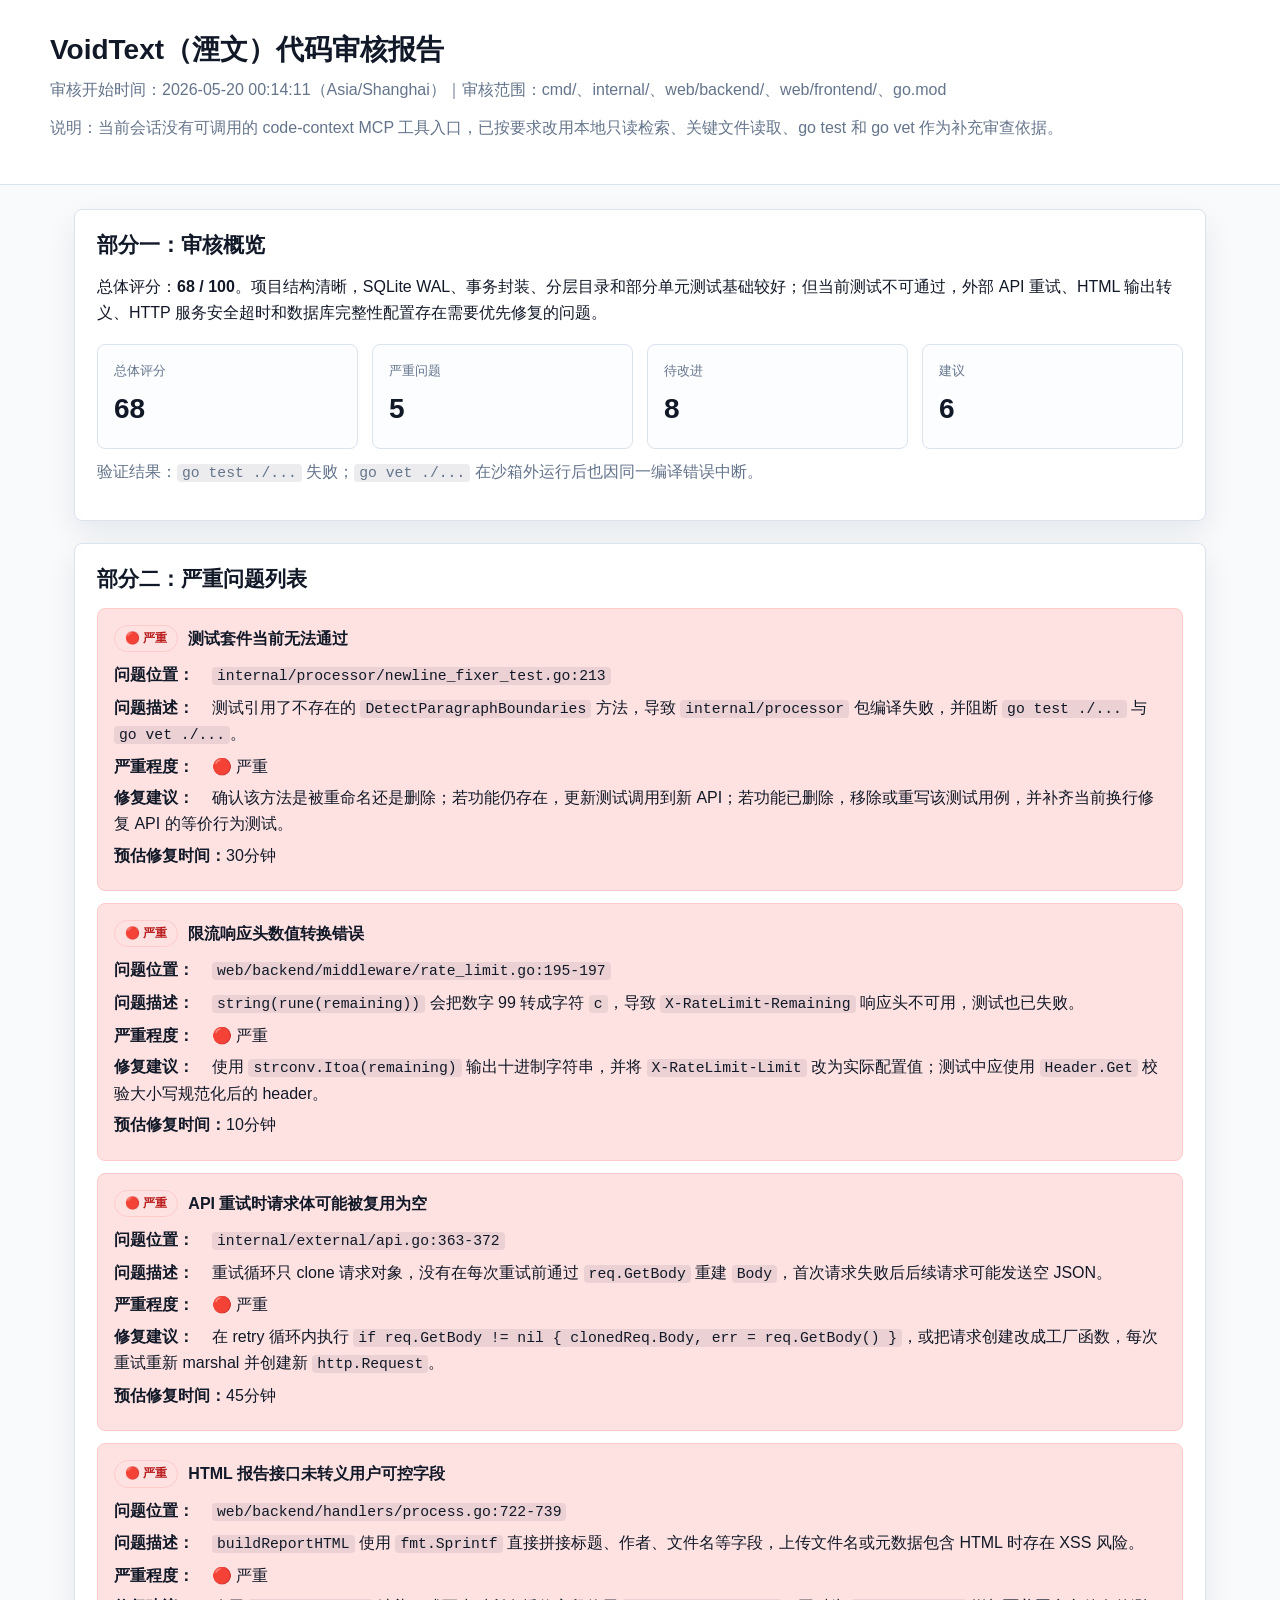
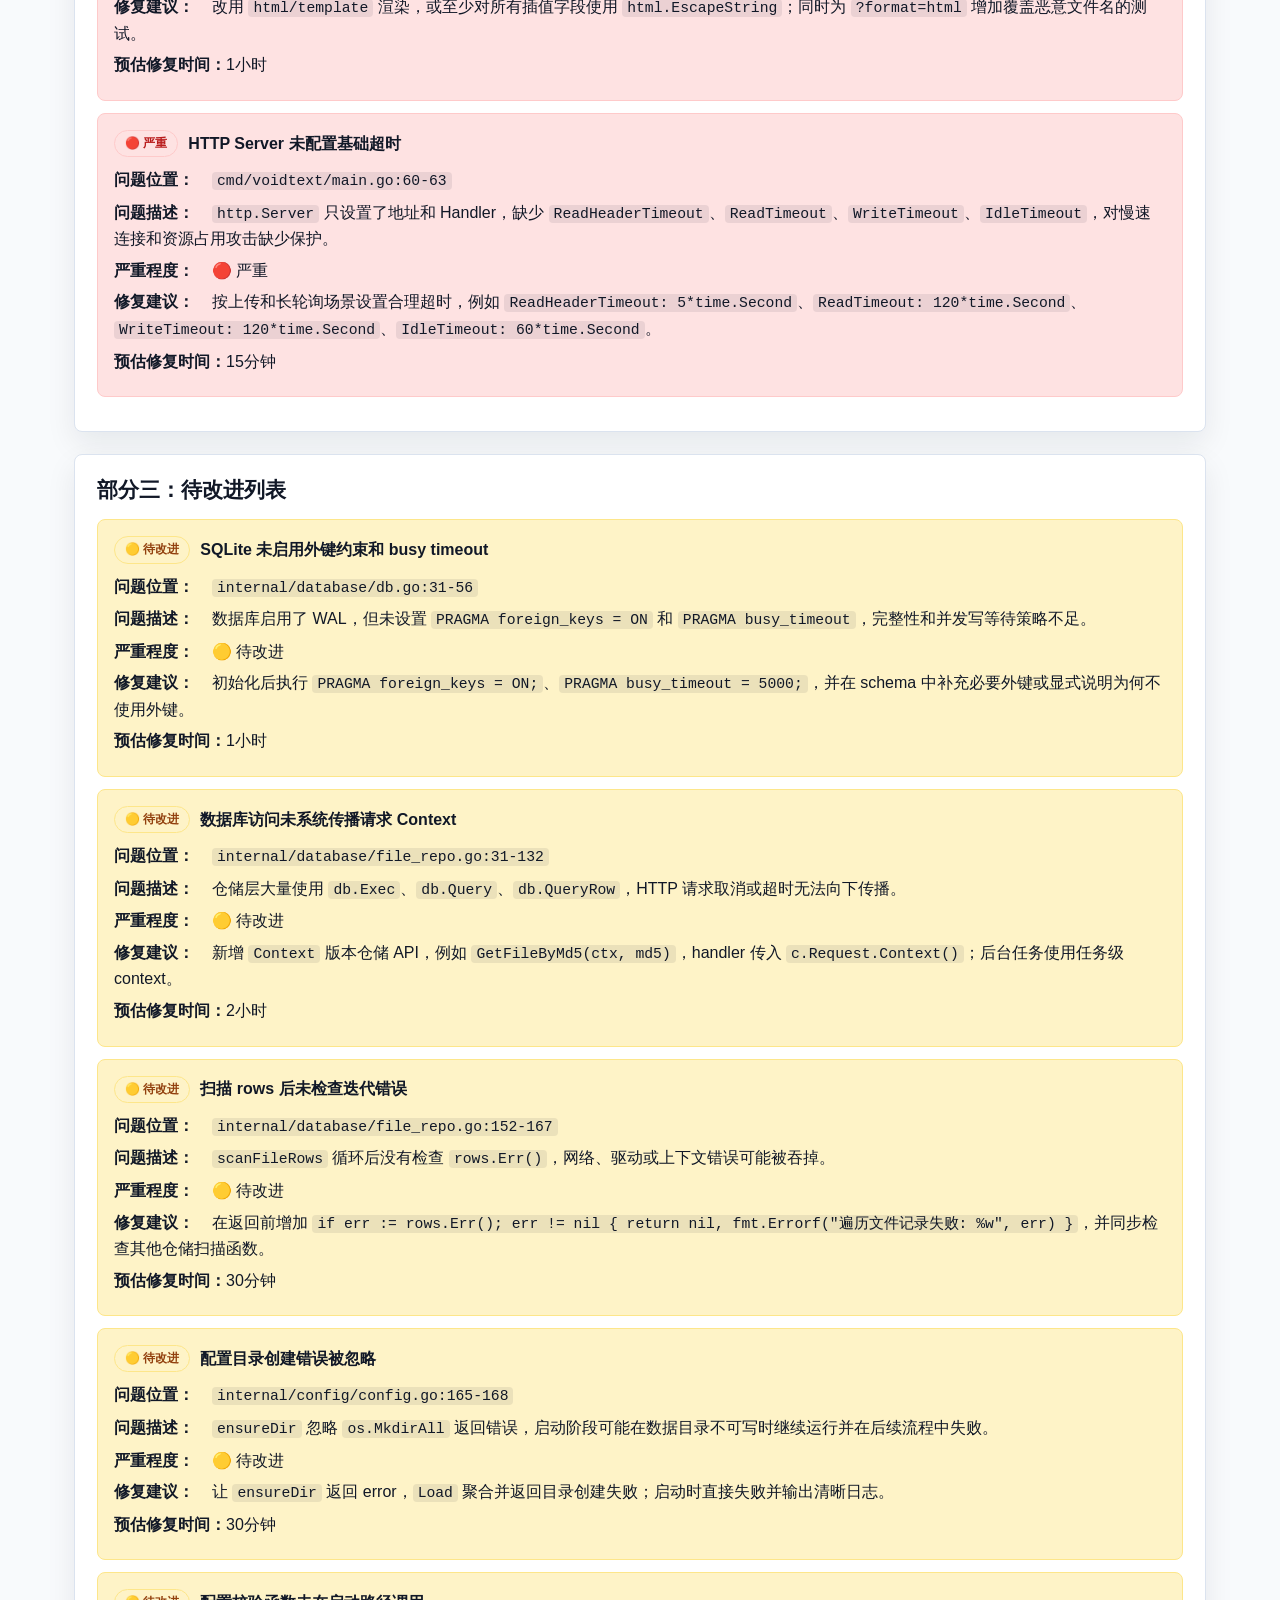
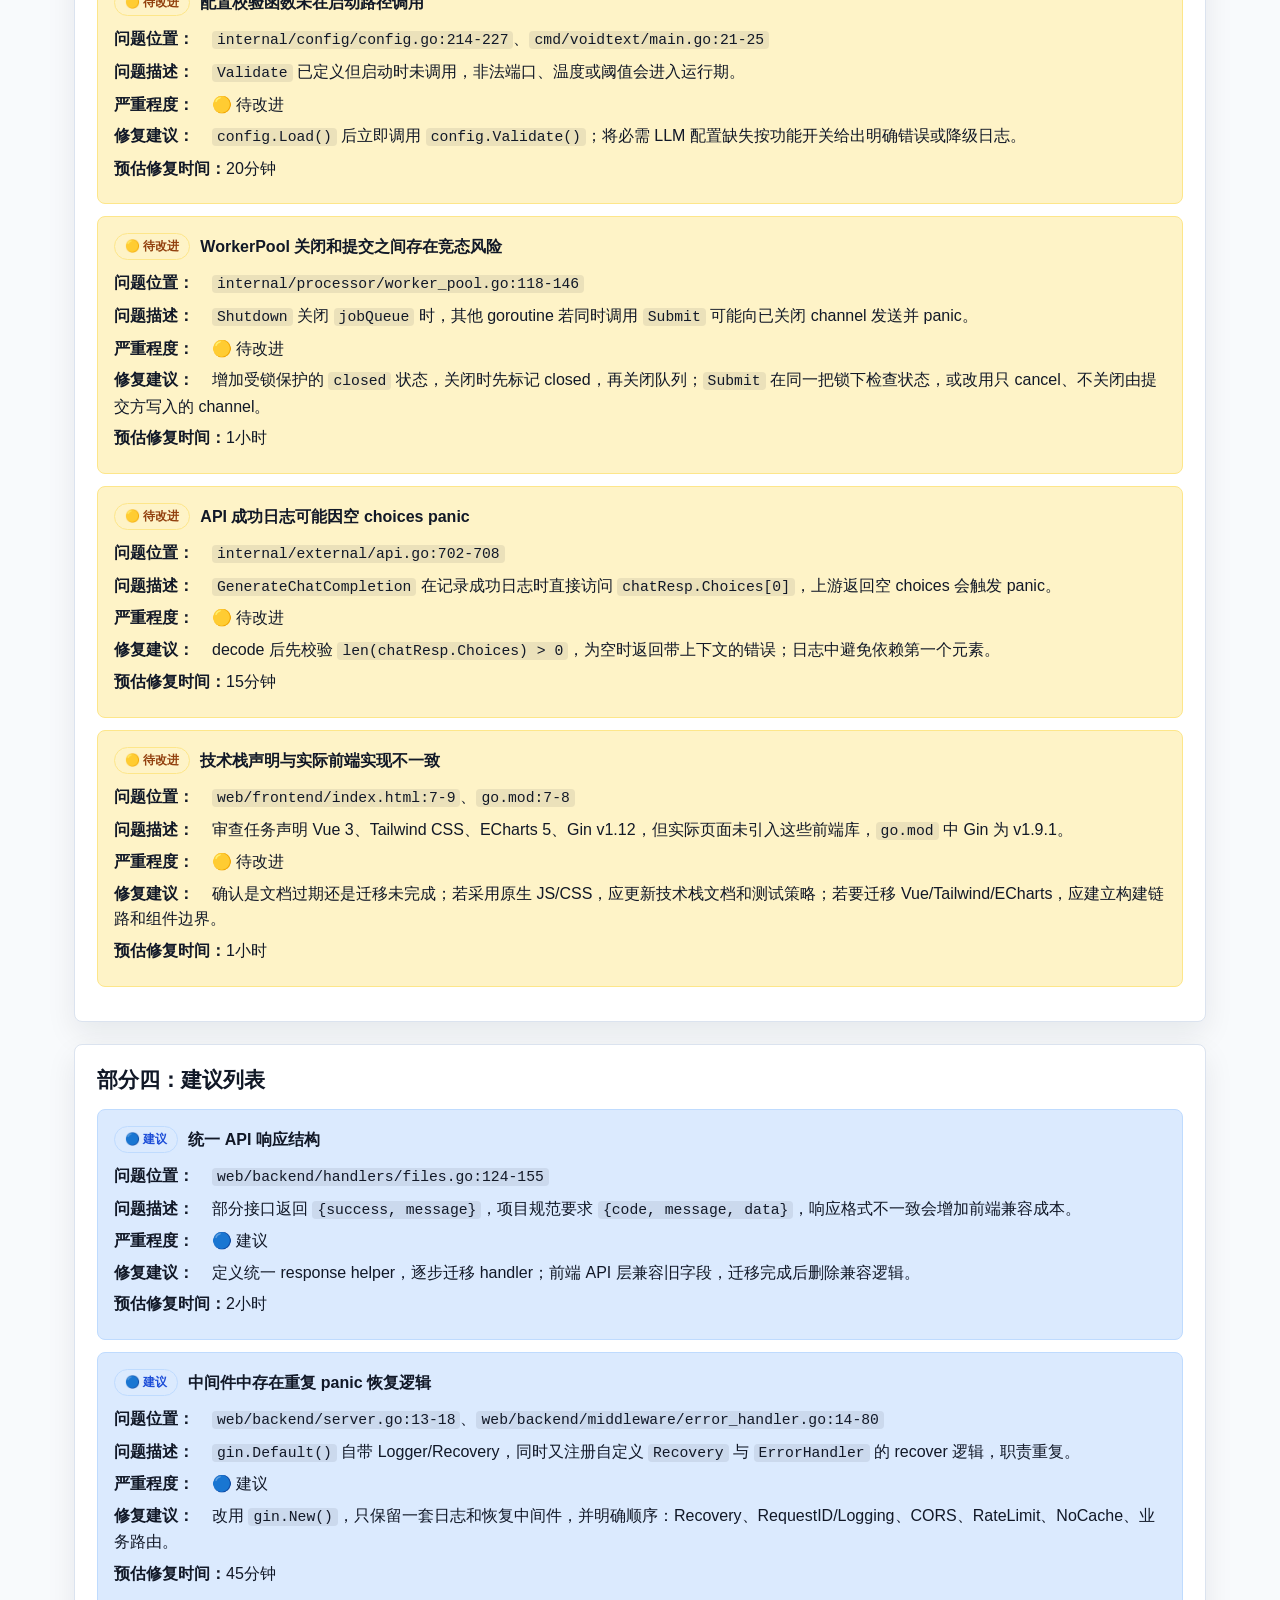
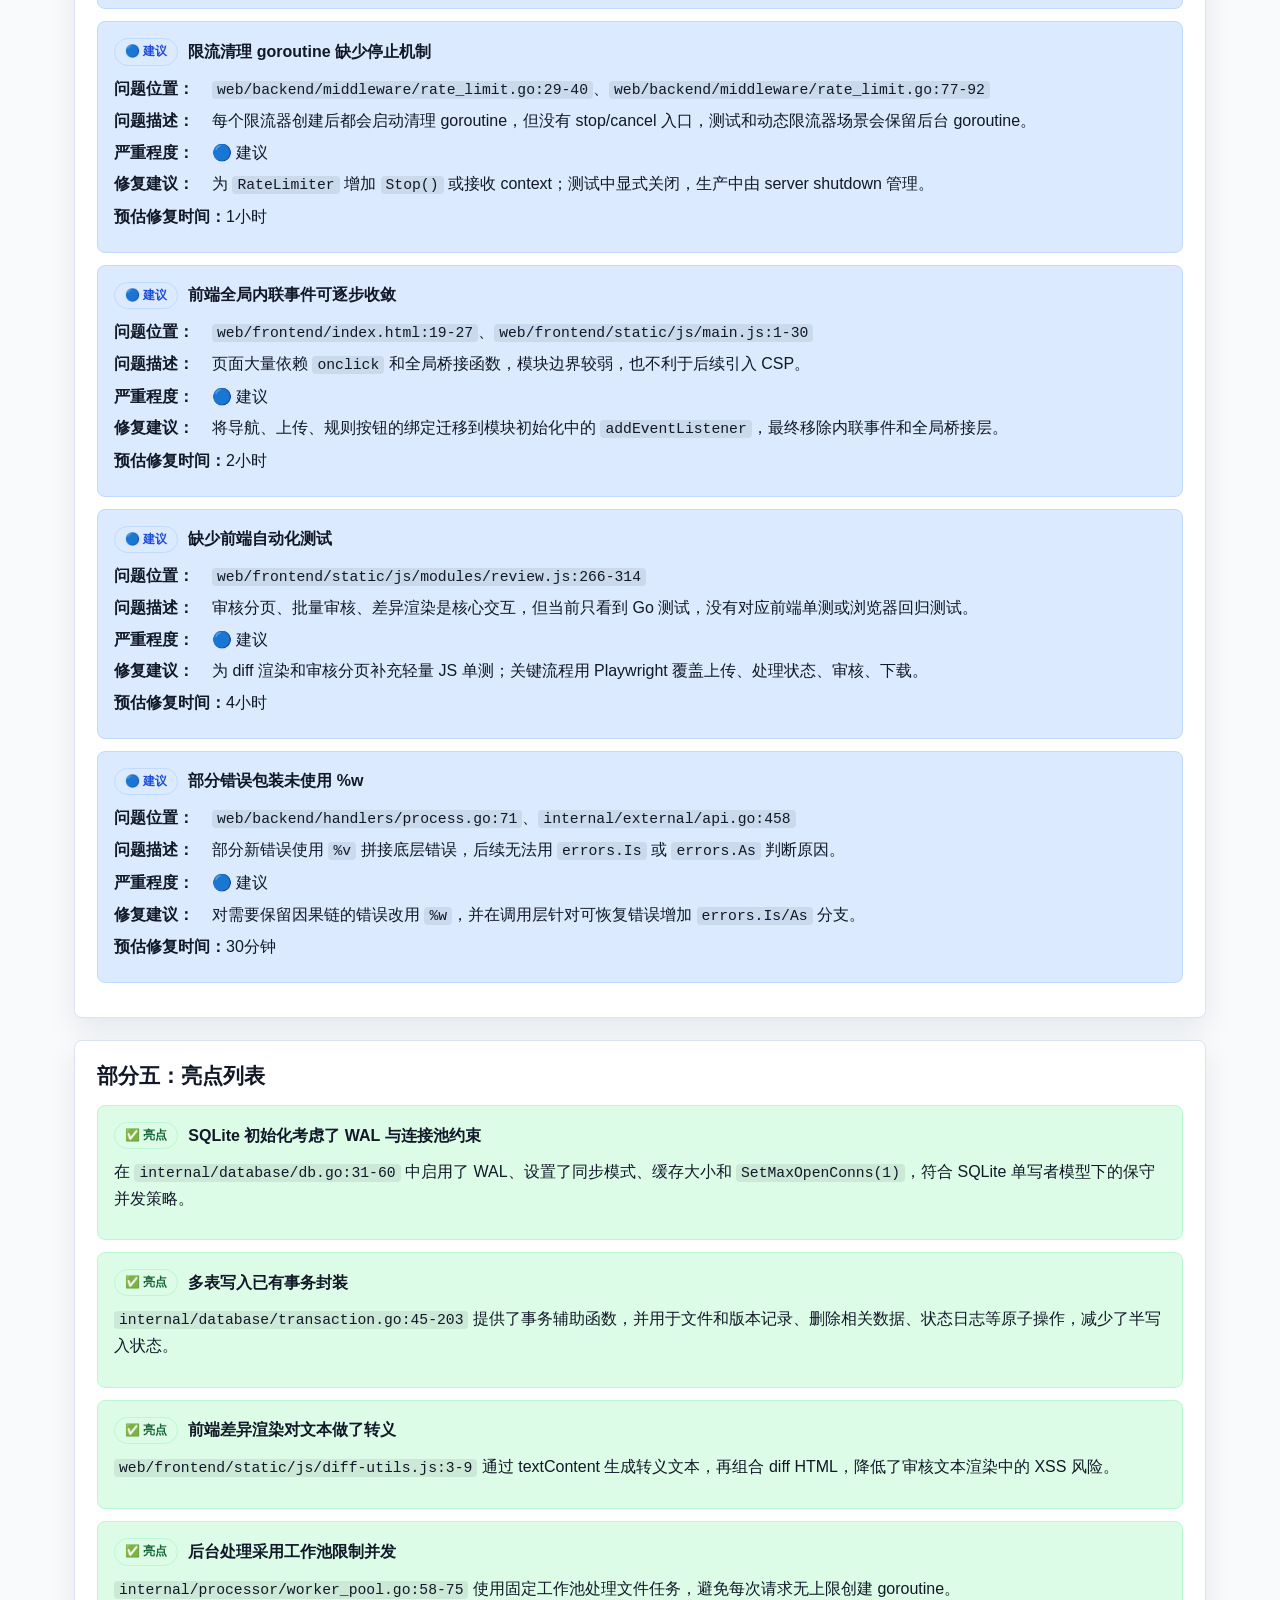
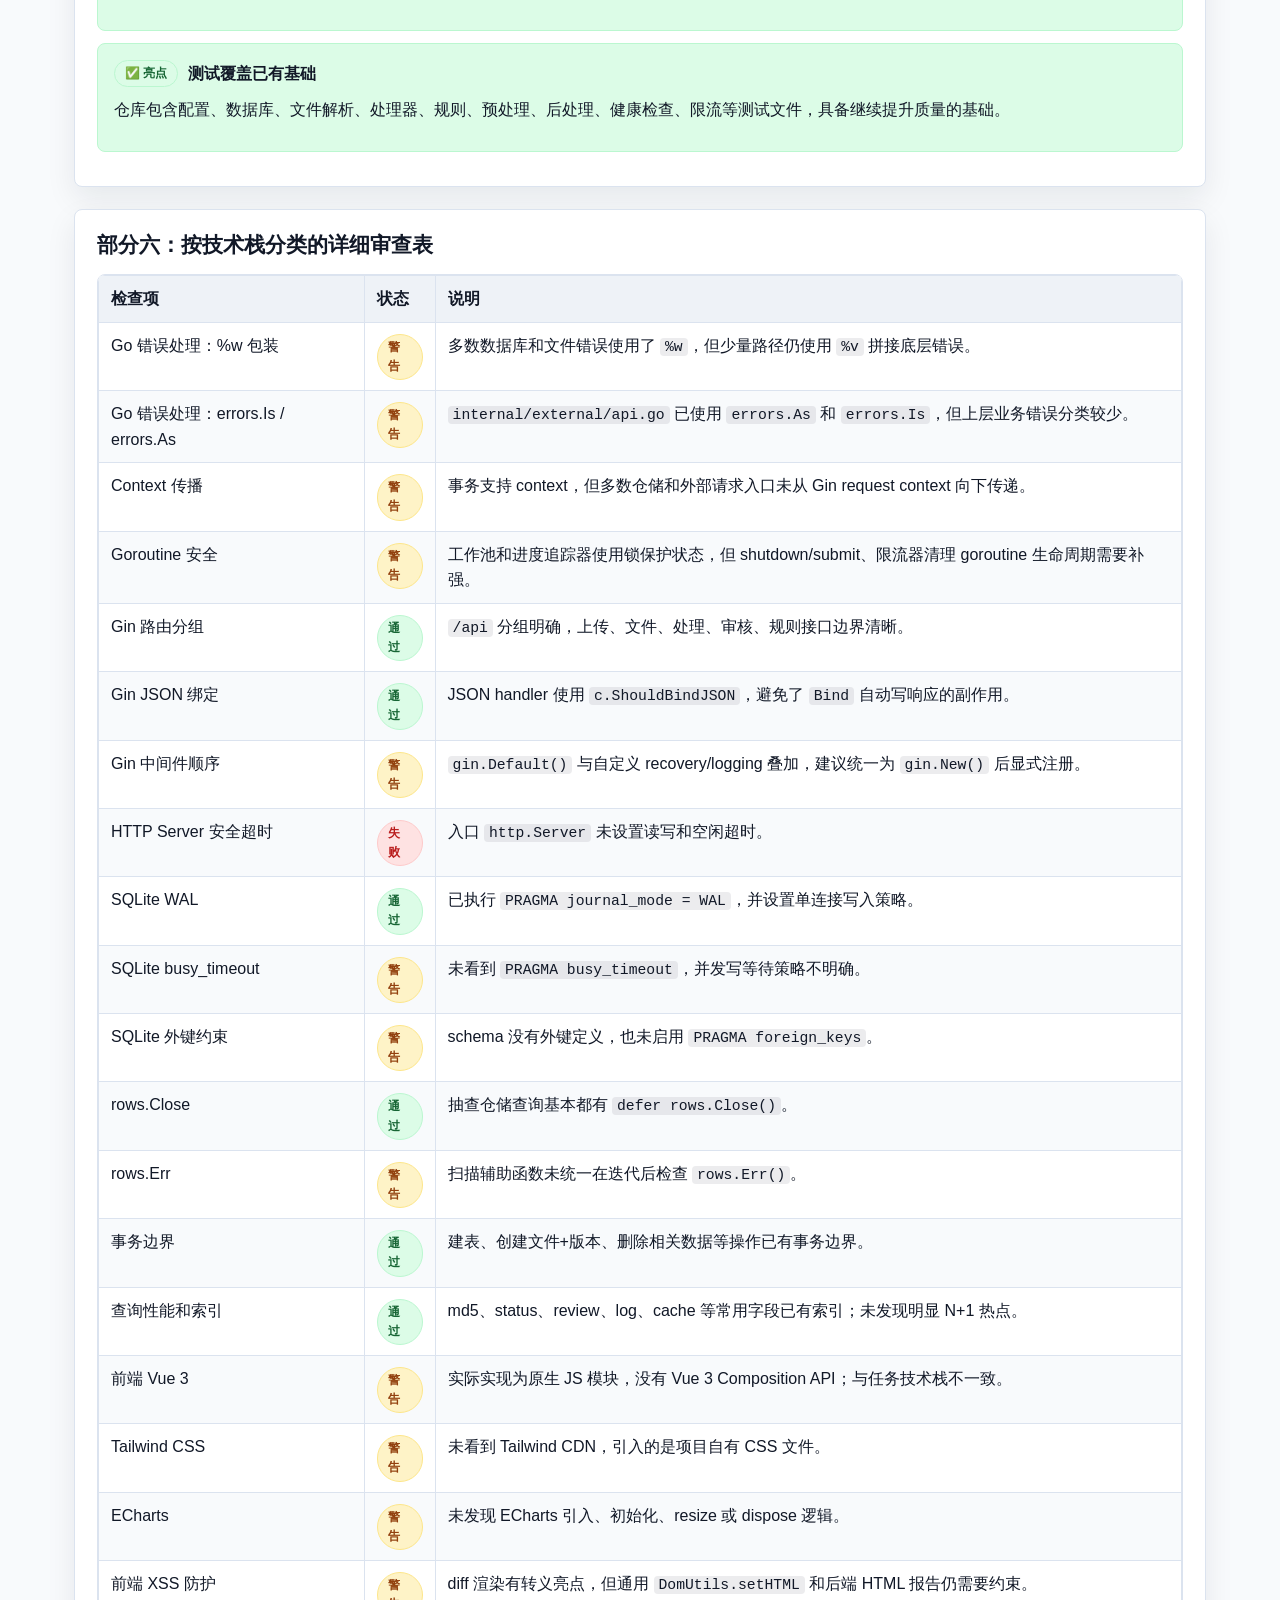
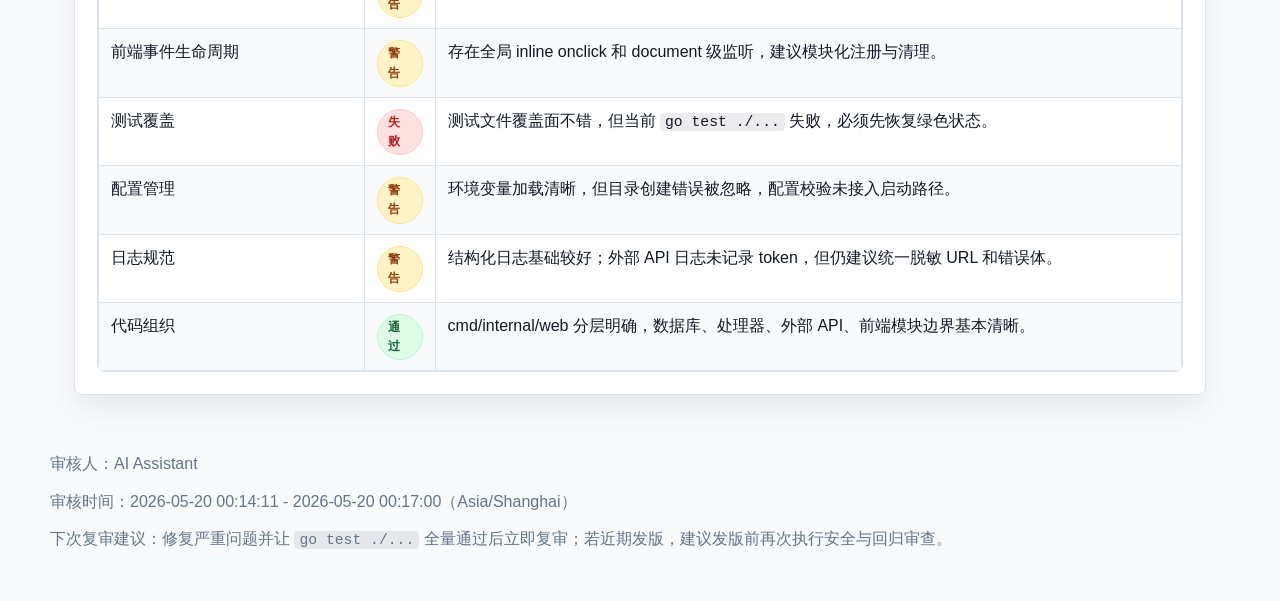
<file: docs/codeReviewReports/code-review-20260520-001411.html>
<!doctype html>
<html lang="zh-CN">
<head>
  <meta charset="utf-8">
  <meta name="viewport" content="width=device-width, initial-scale=1">
  <title>VoidText 代码审核报告 - 20260520-001411</title>
  <style>
    :root {
      --bg: #f8fafc;
      --panel: #ffffff;
      --text: #111827;
      --muted: #64748b;
      --border: #dbe3ef;
      --red-bg: #fee2e2;
      --red: #b91c1c;
      --yellow-bg: #fef3c7;
      --yellow: #92400e;
      --blue-bg: #dbeafe;
      --blue: #1d4ed8;
      --green-bg: #dcfce7;
      --green: #166534;
      --shadow: 0 12px 30px rgba(15, 23, 42, 0.08);
    }

    * { box-sizing: border-box; }

    body {
      margin: 0;
      background: var(--bg);
      color: var(--text);
      font-family: -apple-system, BlinkMacSystemFont, "Segoe UI", Roboto, "Helvetica Neue", Arial, "Noto Sans SC", sans-serif;
      line-height: 1.6;
    }

    header {
      background: #ffffff;
      border-bottom: 1px solid var(--border);
      padding: 32px 24px;
    }

    .wrap {
      max-width: 1180px;
      margin: 0 auto;
    }

    h1, h2, h3 {
      margin: 0;
      line-height: 1.25;
    }

    h1 {
      font-size: 28px;
      letter-spacing: 0;
    }

    h2 {
      font-size: 21px;
      margin-bottom: 16px;
    }

    h3 {
      font-size: 16px;
      margin-bottom: 8px;
    }

    p { margin: 0 0 12px; }

    .subtitle {
      color: var(--muted);
      margin-top: 10px;
    }

    main {
      padding: 24px;
    }

    section {
      background: var(--panel);
      border: 1px solid var(--border);
      border-radius: 8px;
      box-shadow: var(--shadow);
      margin-bottom: 22px;
      padding: 22px;
    }

    .summary-grid {
      display: grid;
      grid-template-columns: repeat(4, minmax(0, 1fr));
      gap: 14px;
      margin-top: 18px;
    }

    .metric {
      border: 1px solid var(--border);
      border-radius: 8px;
      padding: 16px;
      background: #fbfdff;
    }

    .metric-label {
      color: var(--muted);
      font-size: 13px;
    }

    .metric-value {
      font-size: 28px;
      font-weight: 750;
      margin-top: 6px;
    }

    .tag {
      display: inline-flex;
      align-items: center;
      border-radius: 999px;
      padding: 3px 10px;
      font-size: 12px;
      font-weight: 650;
      border: 1px solid transparent;
    }

    .tag-red { background: var(--red-bg); color: var(--red); border-color: #fecaca; }
    .tag-yellow { background: var(--yellow-bg); color: var(--yellow); border-color: #fde68a; }
    .tag-blue { background: var(--blue-bg); color: var(--blue); border-color: #bfdbfe; }
    .tag-green { background: var(--green-bg); color: var(--green); border-color: #bbf7d0; }

    .issue {
      border: 1px solid var(--border);
      border-radius: 8px;
      margin: 12px 0;
      padding: 16px;
    }

    .critical { background: var(--red-bg); border-color: #fecaca; }
    .improve { background: var(--yellow-bg); border-color: #fde68a; }
    .suggest { background: var(--blue-bg); border-color: #bfdbfe; }
    .good { background: var(--green-bg); border-color: #bbf7d0; }

    .issue-title {
      display: flex;
      gap: 10px;
      align-items: center;
      flex-wrap: wrap;
      margin-bottom: 10px;
      font-weight: 750;
    }

    .field {
      margin: 6px 0;
    }

    .field strong {
      display: inline-block;
      min-width: 98px;
    }

    code {
      background: rgba(15, 23, 42, 0.08);
      border-radius: 4px;
      padding: 1px 5px;
      font-family: ui-monospace, SFMono-Regular, Menlo, Consolas, "Liberation Mono", monospace;
      font-size: 0.92em;
    }

    pre {
      overflow-x: auto;
      background: #0f172a;
      color: #e2e8f0;
      border-radius: 8px;
      padding: 12px;
      font-size: 13px;
      line-height: 1.5;
    }

    .table-scroll {
      overflow-x: auto;
      border: 1px solid var(--border);
      border-radius: 8px;
    }

    table {
      width: 100%;
      border-collapse: collapse;
      min-width: 760px;
      background: #ffffff;
    }

    th, td {
      border: 1px solid var(--border);
      padding: 10px 12px;
      vertical-align: top;
      text-align: left;
    }

    th {
      background: #eef2f7;
      font-weight: 750;
    }

    tbody tr:nth-child(even) {
      background: #f8fafc;
    }

    tbody tr:hover {
      background: #eaf2ff;
    }

    footer {
      color: var(--muted);
      padding: 10px 24px 36px;
    }

    @media (max-width: 760px) {
      header, main { padding: 18px; }
      section { padding: 16px; }
      .summary-grid { grid-template-columns: repeat(2, minmax(0, 1fr)); }
      h1 { font-size: 23px; }
    }

    @media print {
      body {
        background: #ffffff;
        print-color-adjust: exact;
        -webkit-print-color-adjust: exact;
      }
      section {
        box-shadow: none;
        break-inside: avoid;
      }
      .table-scroll { overflow: visible; }
      table { min-width: 0; }
    }
  </style>
</head>
<body>
  <header>
    <div class="wrap">
      <h1>VoidText（湮文）代码审核报告</h1>
      <p class="subtitle">审核开始时间：2026-05-20 00:14:11（Asia/Shanghai）｜审核范围：cmd/、internal/、web/backend/、web/frontend/、go.mod</p>
      <p class="subtitle">说明：当前会话没有可调用的 code-context MCP 工具入口，已按要求改用本地只读检索、关键文件读取、go test 和 go vet 作为补充审查依据。</p>
    </div>
  </header>

  <main class="wrap">
    <section id="overview">
      <h2>部分一：审核概览</h2>
      <p>总体评分：<strong>68 / 100</strong>。项目结构清晰，SQLite WAL、事务封装、分层目录和部分单元测试基础较好；但当前测试不可通过，外部 API 重试、HTML 输出转义、HTTP 服务安全超时和数据库完整性配置存在需要优先修复的问题。</p>
      <div class="summary-grid">
        <div class="metric"><div class="metric-label">总体评分</div><div class="metric-value">68</div></div>
        <div class="metric"><div class="metric-label">严重问题</div><div class="metric-value">5</div></div>
        <div class="metric"><div class="metric-label">待改进</div><div class="metric-value">8</div></div>
        <div class="metric"><div class="metric-label">建议</div><div class="metric-value">6</div></div>
      </div>
      <p class="subtitle">验证结果：<code>go test ./...</code> 失败；<code>go vet ./...</code> 在沙箱外运行后也因同一编译错误中断。</p>
    </section>

    <section id="critical">
      <h2>部分二：严重问题列表</h2>

      <article class="issue critical">
        <div class="issue-title"><span class="tag tag-red">🔴 严重</span> 测试套件当前无法通过</div>
        <div class="field"><strong>问题位置：</strong><code>internal/processor/newline_fixer_test.go:213</code></div>
        <div class="field"><strong>问题描述：</strong>测试引用了不存在的 <code>DetectParagraphBoundaries</code> 方法，导致 <code>internal/processor</code> 包编译失败，并阻断 <code>go test ./...</code> 与 <code>go vet ./...</code>。</div>
        <div class="field"><strong>严重程度：</strong>🔴 严重</div>
        <div class="field"><strong>修复建议：</strong>确认该方法是被重命名还是删除；若功能仍存在，更新测试调用到新 API；若功能已删除，移除或重写该测试用例，并补齐当前换行修复 API 的等价行为测试。</div>
        <div class="field"><strong>预估修复时间：</strong>30分钟</div>
      </article>

      <article class="issue critical">
        <div class="issue-title"><span class="tag tag-red">🔴 严重</span> 限流响应头数值转换错误</div>
        <div class="field"><strong>问题位置：</strong><code>web/backend/middleware/rate_limit.go:195-197</code></div>
        <div class="field"><strong>问题描述：</strong><code>string(rune(remaining))</code> 会把数字 99 转成字符 <code>c</code>，导致 <code>X-RateLimit-Remaining</code> 响应头不可用，测试也已失败。</div>
        <div class="field"><strong>严重程度：</strong>🔴 严重</div>
        <div class="field"><strong>修复建议：</strong>使用 <code>strconv.Itoa(remaining)</code> 输出十进制字符串，并将 <code>X-RateLimit-Limit</code> 改为实际配置值；测试中应使用 <code>Header.Get</code> 校验大小写规范化后的 header。</div>
        <div class="field"><strong>预估修复时间：</strong>10分钟</div>
      </article>

      <article class="issue critical">
        <div class="issue-title"><span class="tag tag-red">🔴 严重</span> API 重试时请求体可能被复用为空</div>
        <div class="field"><strong>问题位置：</strong><code>internal/external/api.go:363-372</code></div>
        <div class="field"><strong>问题描述：</strong>重试循环只 clone 请求对象，没有在每次重试前通过 <code>req.GetBody</code> 重建 <code>Body</code>，首次请求失败后后续请求可能发送空 JSON。</div>
        <div class="field"><strong>严重程度：</strong>🔴 严重</div>
        <div class="field"><strong>修复建议：</strong>在 retry 循环内执行 <code>if req.GetBody != nil { clonedReq.Body, err = req.GetBody() }</code>，或把请求创建改成工厂函数，每次重试重新 marshal 并创建新 <code>http.Request</code>。</div>
        <div class="field"><strong>预估修复时间：</strong>45分钟</div>
      </article>

      <article class="issue critical">
        <div class="issue-title"><span class="tag tag-red">🔴 严重</span> HTML 报告接口未转义用户可控字段</div>
        <div class="field"><strong>问题位置：</strong><code>web/backend/handlers/process.go:722-739</code></div>
        <div class="field"><strong>问题描述：</strong><code>buildReportHTML</code> 使用 <code>fmt.Sprintf</code> 直接拼接标题、作者、文件名等字段，上传文件名或元数据包含 HTML 时存在 XSS 风险。</div>
        <div class="field"><strong>严重程度：</strong>🔴 严重</div>
        <div class="field"><strong>修复建议：</strong>改用 <code>html/template</code> 渲染，或至少对所有插值字段使用 <code>html.EscapeString</code>；同时为 <code>?format=html</code> 增加覆盖恶意文件名的测试。</div>
        <div class="field"><strong>预估修复时间：</strong>1小时</div>
      </article>

      <article class="issue critical">
        <div class="issue-title"><span class="tag tag-red">🔴 严重</span> HTTP Server 未配置基础超时</div>
        <div class="field"><strong>问题位置：</strong><code>cmd/voidtext/main.go:60-63</code></div>
        <div class="field"><strong>问题描述：</strong><code>http.Server</code> 只设置了地址和 Handler，缺少 <code>ReadHeaderTimeout</code>、<code>ReadTimeout</code>、<code>WriteTimeout</code>、<code>IdleTimeout</code>，对慢速连接和资源占用攻击缺少保护。</div>
        <div class="field"><strong>严重程度：</strong>🔴 严重</div>
        <div class="field"><strong>修复建议：</strong>按上传和长轮询场景设置合理超时，例如 <code>ReadHeaderTimeout: 5*time.Second</code>、<code>ReadTimeout: 120*time.Second</code>、<code>WriteTimeout: 120*time.Second</code>、<code>IdleTimeout: 60*time.Second</code>。</div>
        <div class="field"><strong>预估修复时间：</strong>15分钟</div>
      </article>
    </section>

    <section id="improvements">
      <h2>部分三：待改进列表</h2>

      <article class="issue improve">
        <div class="issue-title"><span class="tag tag-yellow">🟡 待改进</span> SQLite 未启用外键约束和 busy timeout</div>
        <div class="field"><strong>问题位置：</strong><code>internal/database/db.go:31-56</code></div>
        <div class="field"><strong>问题描述：</strong>数据库启用了 WAL，但未设置 <code>PRAGMA foreign_keys = ON</code> 和 <code>PRAGMA busy_timeout</code>，完整性和并发写等待策略不足。</div>
        <div class="field"><strong>严重程度：</strong>🟡 待改进</div>
        <div class="field"><strong>修复建议：</strong>初始化后执行 <code>PRAGMA foreign_keys = ON;</code>、<code>PRAGMA busy_timeout = 5000;</code>，并在 schema 中补充必要外键或显式说明为何不使用外键。</div>
        <div class="field"><strong>预估修复时间：</strong>1小时</div>
      </article>

      <article class="issue improve">
        <div class="issue-title"><span class="tag tag-yellow">🟡 待改进</span> 数据库访问未系统传播请求 Context</div>
        <div class="field"><strong>问题位置：</strong><code>internal/database/file_repo.go:31-132</code></div>
        <div class="field"><strong>问题描述：</strong>仓储层大量使用 <code>db.Exec</code>、<code>db.Query</code>、<code>db.QueryRow</code>，HTTP 请求取消或超时无法向下传播。</div>
        <div class="field"><strong>严重程度：</strong>🟡 待改进</div>
        <div class="field"><strong>修复建议：</strong>新增 <code>Context</code> 版本仓储 API，例如 <code>GetFileByMd5(ctx, md5)</code>，handler 传入 <code>c.Request.Context()</code>；后台任务使用任务级 context。</div>
        <div class="field"><strong>预估修复时间：</strong>2小时</div>
      </article>

      <article class="issue improve">
        <div class="issue-title"><span class="tag tag-yellow">🟡 待改进</span> 扫描 rows 后未检查迭代错误</div>
        <div class="field"><strong>问题位置：</strong><code>internal/database/file_repo.go:152-167</code></div>
        <div class="field"><strong>问题描述：</strong><code>scanFileRows</code> 循环后没有检查 <code>rows.Err()</code>，网络、驱动或上下文错误可能被吞掉。</div>
        <div class="field"><strong>严重程度：</strong>🟡 待改进</div>
        <div class="field"><strong>修复建议：</strong>在返回前增加 <code>if err := rows.Err(); err != nil { return nil, fmt.Errorf("遍历文件记录失败: %w", err) }</code>，并同步检查其他仓储扫描函数。</div>
        <div class="field"><strong>预估修复时间：</strong>30分钟</div>
      </article>

      <article class="issue improve">
        <div class="issue-title"><span class="tag tag-yellow">🟡 待改进</span> 配置目录创建错误被忽略</div>
        <div class="field"><strong>问题位置：</strong><code>internal/config/config.go:165-168</code></div>
        <div class="field"><strong>问题描述：</strong><code>ensureDir</code> 忽略 <code>os.MkdirAll</code> 返回错误，启动阶段可能在数据目录不可写时继续运行并在后续流程中失败。</div>
        <div class="field"><strong>严重程度：</strong>🟡 待改进</div>
        <div class="field"><strong>修复建议：</strong>让 <code>ensureDir</code> 返回 error，<code>Load</code> 聚合并返回目录创建失败；启动时直接失败并输出清晰日志。</div>
        <div class="field"><strong>预估修复时间：</strong>30分钟</div>
      </article>

      <article class="issue improve">
        <div class="issue-title"><span class="tag tag-yellow">🟡 待改进</span> 配置校验函数未在启动路径调用</div>
        <div class="field"><strong>问题位置：</strong><code>internal/config/config.go:214-227</code>、<code>cmd/voidtext/main.go:21-25</code></div>
        <div class="field"><strong>问题描述：</strong><code>Validate</code> 已定义但启动时未调用，非法端口、温度或阈值会进入运行期。</div>
        <div class="field"><strong>严重程度：</strong>🟡 待改进</div>
        <div class="field"><strong>修复建议：</strong><code>config.Load()</code> 后立即调用 <code>config.Validate()</code>；将必需 LLM 配置缺失按功能开关给出明确错误或降级日志。</div>
        <div class="field"><strong>预估修复时间：</strong>20分钟</div>
      </article>

      <article class="issue improve">
        <div class="issue-title"><span class="tag tag-yellow">🟡 待改进</span> WorkerPool 关闭和提交之间存在竞态风险</div>
        <div class="field"><strong>问题位置：</strong><code>internal/processor/worker_pool.go:118-146</code></div>
        <div class="field"><strong>问题描述：</strong><code>Shutdown</code> 关闭 <code>jobQueue</code> 时，其他 goroutine 若同时调用 <code>Submit</code> 可能向已关闭 channel 发送并 panic。</div>
        <div class="field"><strong>严重程度：</strong>🟡 待改进</div>
        <div class="field"><strong>修复建议：</strong>增加受锁保护的 <code>closed</code> 状态，关闭时先标记 closed，再关闭队列；<code>Submit</code> 在同一把锁下检查状态，或改用只 cancel、不关闭由提交方写入的 channel。</div>
        <div class="field"><strong>预估修复时间：</strong>1小时</div>
      </article>

      <article class="issue improve">
        <div class="issue-title"><span class="tag tag-yellow">🟡 待改进</span> API 成功日志可能因空 choices panic</div>
        <div class="field"><strong>问题位置：</strong><code>internal/external/api.go:702-708</code></div>
        <div class="field"><strong>问题描述：</strong><code>GenerateChatCompletion</code> 在记录成功日志时直接访问 <code>chatResp.Choices[0]</code>，上游返回空 choices 会触发 panic。</div>
        <div class="field"><strong>严重程度：</strong>🟡 待改进</div>
        <div class="field"><strong>修复建议：</strong>decode 后先校验 <code>len(chatResp.Choices) &gt; 0</code>，为空时返回带上下文的错误；日志中避免依赖第一个元素。</div>
        <div class="field"><strong>预估修复时间：</strong>15分钟</div>
      </article>

      <article class="issue improve">
        <div class="issue-title"><span class="tag tag-yellow">🟡 待改进</span> 技术栈声明与实际前端实现不一致</div>
        <div class="field"><strong>问题位置：</strong><code>web/frontend/index.html:7-9</code>、<code>go.mod:7-8</code></div>
        <div class="field"><strong>问题描述：</strong>审查任务声明 Vue 3、Tailwind CSS、ECharts 5、Gin v1.12，但实际页面未引入这些前端库，<code>go.mod</code> 中 Gin 为 v1.9.1。</div>
        <div class="field"><strong>严重程度：</strong>🟡 待改进</div>
        <div class="field"><strong>修复建议：</strong>确认是文档过期还是迁移未完成；若采用原生 JS/CSS，应更新技术栈文档和测试策略；若要迁移 Vue/Tailwind/ECharts，应建立构建链路和组件边界。</div>
        <div class="field"><strong>预估修复时间：</strong>1小时</div>
      </article>
    </section>

    <section id="suggestions">
      <h2>部分四：建议列表</h2>

      <article class="issue suggest">
        <div class="issue-title"><span class="tag tag-blue">🔵 建议</span> 统一 API 响应结构</div>
        <div class="field"><strong>问题位置：</strong><code>web/backend/handlers/files.go:124-155</code></div>
        <div class="field"><strong>问题描述：</strong>部分接口返回 <code>{success, message}</code>，项目规范要求 <code>{code, message, data}</code>，响应格式不一致会增加前端兼容成本。</div>
        <div class="field"><strong>严重程度：</strong>🔵 建议</div>
        <div class="field"><strong>修复建议：</strong>定义统一 response helper，逐步迁移 handler；前端 API 层兼容旧字段，迁移完成后删除兼容逻辑。</div>
        <div class="field"><strong>预估修复时间：</strong>2小时</div>
      </article>

      <article class="issue suggest">
        <div class="issue-title"><span class="tag tag-blue">🔵 建议</span> 中间件中存在重复 panic 恢复逻辑</div>
        <div class="field"><strong>问题位置：</strong><code>web/backend/server.go:13-18</code>、<code>web/backend/middleware/error_handler.go:14-80</code></div>
        <div class="field"><strong>问题描述：</strong><code>gin.Default()</code> 自带 Logger/Recovery，同时又注册自定义 <code>Recovery</code> 与 <code>ErrorHandler</code> 的 recover 逻辑，职责重复。</div>
        <div class="field"><strong>严重程度：</strong>🔵 建议</div>
        <div class="field"><strong>修复建议：</strong>改用 <code>gin.New()</code>，只保留一套日志和恢复中间件，并明确顺序：Recovery、RequestID/Logging、CORS、RateLimit、NoCache、业务路由。</div>
        <div class="field"><strong>预估修复时间：</strong>45分钟</div>
      </article>

      <article class="issue suggest">
        <div class="issue-title"><span class="tag tag-blue">🔵 建议</span> 限流清理 goroutine 缺少停止机制</div>
        <div class="field"><strong>问题位置：</strong><code>web/backend/middleware/rate_limit.go:29-40</code>、<code>web/backend/middleware/rate_limit.go:77-92</code></div>
        <div class="field"><strong>问题描述：</strong>每个限流器创建后都会启动清理 goroutine，但没有 stop/cancel 入口，测试和动态限流器场景会保留后台 goroutine。</div>
        <div class="field"><strong>严重程度：</strong>🔵 建议</div>
        <div class="field"><strong>修复建议：</strong>为 <code>RateLimiter</code> 增加 <code>Stop()</code> 或接收 context；测试中显式关闭，生产中由 server shutdown 管理。</div>
        <div class="field"><strong>预估修复时间：</strong>1小时</div>
      </article>

      <article class="issue suggest">
        <div class="issue-title"><span class="tag tag-blue">🔵 建议</span> 前端全局内联事件可逐步收敛</div>
        <div class="field"><strong>问题位置：</strong><code>web/frontend/index.html:19-27</code>、<code>web/frontend/static/js/main.js:1-30</code></div>
        <div class="field"><strong>问题描述：</strong>页面大量依赖 <code>onclick</code> 和全局桥接函数，模块边界较弱，也不利于后续引入 CSP。</div>
        <div class="field"><strong>严重程度：</strong>🔵 建议</div>
        <div class="field"><strong>修复建议：</strong>将导航、上传、规则按钮的绑定迁移到模块初始化中的 <code>addEventListener</code>，最终移除内联事件和全局桥接层。</div>
        <div class="field"><strong>预估修复时间：</strong>2小时</div>
      </article>

      <article class="issue suggest">
        <div class="issue-title"><span class="tag tag-blue">🔵 建议</span> 缺少前端自动化测试</div>
        <div class="field"><strong>问题位置：</strong><code>web/frontend/static/js/modules/review.js:266-314</code></div>
        <div class="field"><strong>问题描述：</strong>审核分页、批量审核、差异渲染是核心交互，但当前只看到 Go 测试，没有对应前端单测或浏览器回归测试。</div>
        <div class="field"><strong>严重程度：</strong>🔵 建议</div>
        <div class="field"><strong>修复建议：</strong>为 diff 渲染和审核分页补充轻量 JS 单测；关键流程用 Playwright 覆盖上传、处理状态、审核、下载。</div>
        <div class="field"><strong>预估修复时间：</strong>4小时</div>
      </article>

      <article class="issue suggest">
        <div class="issue-title"><span class="tag tag-blue">🔵 建议</span> 部分错误包装未使用 %w</div>
        <div class="field"><strong>问题位置：</strong><code>web/backend/handlers/process.go:71</code>、<code>internal/external/api.go:458</code></div>
        <div class="field"><strong>问题描述：</strong>部分新错误使用 <code>%v</code> 拼接底层错误，后续无法用 <code>errors.Is</code> 或 <code>errors.As</code> 判断原因。</div>
        <div class="field"><strong>严重程度：</strong>🔵 建议</div>
        <div class="field"><strong>修复建议：</strong>对需要保留因果链的错误改用 <code>%w</code>，并在调用层针对可恢复错误增加 <code>errors.Is/As</code> 分支。</div>
        <div class="field"><strong>预估修复时间：</strong>30分钟</div>
      </article>
    </section>

    <section id="good">
      <h2>部分五：亮点列表</h2>
      <article class="issue good">
        <div class="issue-title"><span class="tag tag-green">✅ 亮点</span> SQLite 初始化考虑了 WAL 与连接池约束</div>
        <p>在 <code>internal/database/db.go:31-60</code> 中启用了 WAL、设置了同步模式、缓存大小和 <code>SetMaxOpenConns(1)</code>，符合 SQLite 单写者模型下的保守并发策略。</p>
      </article>
      <article class="issue good">
        <div class="issue-title"><span class="tag tag-green">✅ 亮点</span> 多表写入已有事务封装</div>
        <p><code>internal/database/transaction.go:45-203</code> 提供了事务辅助函数，并用于文件和版本记录、删除相关数据、状态日志等原子操作，减少了半写入状态。</p>
      </article>
      <article class="issue good">
        <div class="issue-title"><span class="tag tag-green">✅ 亮点</span> 前端差异渲染对文本做了转义</div>
        <p><code>web/frontend/static/js/diff-utils.js:3-9</code> 通过 textContent 生成转义文本，再组合 diff HTML，降低了审核文本渲染中的 XSS 风险。</p>
      </article>
      <article class="issue good">
        <div class="issue-title"><span class="tag tag-green">✅ 亮点</span> 后台处理采用工作池限制并发</div>
        <p><code>internal/processor/worker_pool.go:58-75</code> 使用固定工作池处理文件任务，避免每次请求无上限创建 goroutine。</p>
      </article>
      <article class="issue good">
        <div class="issue-title"><span class="tag tag-green">✅ 亮点</span> 测试覆盖已有基础</div>
        <p>仓库包含配置、数据库、文件解析、处理器、规则、预处理、后处理、健康检查、限流等测试文件，具备继续提升质量的基础。</p>
      </article>
    </section>

    <section id="checklist">
      <h2>部分六：按技术栈分类的详细审查表</h2>
      <div class="table-scroll">
        <table>
          <thead>
            <tr>
              <th>检查项</th>
              <th>状态</th>
              <th>说明</th>
            </tr>
          </thead>
          <tbody>
            <tr><td>Go 错误处理：%w 包装</td><td><span class="tag tag-yellow">警告</span></td><td>多数数据库和文件错误使用了 <code>%w</code>，但少量路径仍使用 <code>%v</code> 拼接底层错误。</td></tr>
            <tr><td>Go 错误处理：errors.Is / errors.As</td><td><span class="tag tag-yellow">警告</span></td><td><code>internal/external/api.go</code> 已使用 <code>errors.As</code> 和 <code>errors.Is</code>，但上层业务错误分类较少。</td></tr>
            <tr><td>Context 传播</td><td><span class="tag tag-yellow">警告</span></td><td>事务支持 context，但多数仓储和外部请求入口未从 Gin request context 向下传递。</td></tr>
            <tr><td>Goroutine 安全</td><td><span class="tag tag-yellow">警告</span></td><td>工作池和进度追踪器使用锁保护状态，但 shutdown/submit、限流器清理 goroutine 生命周期需要补强。</td></tr>
            <tr><td>Gin 路由分组</td><td><span class="tag tag-green">通过</span></td><td><code>/api</code> 分组明确，上传、文件、处理、审核、规则接口边界清晰。</td></tr>
            <tr><td>Gin JSON 绑定</td><td><span class="tag tag-green">通过</span></td><td>JSON handler 使用 <code>c.ShouldBindJSON</code>，避免了 <code>Bind</code> 自动写响应的副作用。</td></tr>
            <tr><td>Gin 中间件顺序</td><td><span class="tag tag-yellow">警告</span></td><td><code>gin.Default()</code> 与自定义 recovery/logging 叠加，建议统一为 <code>gin.New()</code> 后显式注册。</td></tr>
            <tr><td>HTTP Server 安全超时</td><td><span class="tag tag-red">失败</span></td><td>入口 <code>http.Server</code> 未设置读写和空闲超时。</td></tr>
            <tr><td>SQLite WAL</td><td><span class="tag tag-green">通过</span></td><td>已执行 <code>PRAGMA journal_mode = WAL</code>，并设置单连接写入策略。</td></tr>
            <tr><td>SQLite busy_timeout</td><td><span class="tag tag-yellow">警告</span></td><td>未看到 <code>PRAGMA busy_timeout</code>，并发写等待策略不明确。</td></tr>
            <tr><td>SQLite 外键约束</td><td><span class="tag tag-yellow">警告</span></td><td>schema 没有外键定义，也未启用 <code>PRAGMA foreign_keys</code>。</td></tr>
            <tr><td>rows.Close</td><td><span class="tag tag-green">通过</span></td><td>抽查仓储查询基本都有 <code>defer rows.Close()</code>。</td></tr>
            <tr><td>rows.Err</td><td><span class="tag tag-yellow">警告</span></td><td>扫描辅助函数未统一在迭代后检查 <code>rows.Err()</code>。</td></tr>
            <tr><td>事务边界</td><td><span class="tag tag-green">通过</span></td><td>建表、创建文件+版本、删除相关数据等操作已有事务边界。</td></tr>
            <tr><td>查询性能和索引</td><td><span class="tag tag-green">通过</span></td><td>md5、status、review、log、cache 等常用字段已有索引；未发现明显 N+1 热点。</td></tr>
            <tr><td>前端 Vue 3</td><td><span class="tag tag-yellow">警告</span></td><td>实际实现为原生 JS 模块，没有 Vue 3 Composition API；与任务技术栈不一致。</td></tr>
            <tr><td>Tailwind CSS</td><td><span class="tag tag-yellow">警告</span></td><td>未看到 Tailwind CDN，引入的是项目自有 CSS 文件。</td></tr>
            <tr><td>ECharts</td><td><span class="tag tag-yellow">警告</span></td><td>未发现 ECharts 引入、初始化、resize 或 dispose 逻辑。</td></tr>
            <tr><td>前端 XSS 防护</td><td><span class="tag tag-yellow">警告</span></td><td>diff 渲染有转义亮点，但通用 <code>DomUtils.setHTML</code> 和后端 HTML 报告仍需要约束。</td></tr>
            <tr><td>前端事件生命周期</td><td><span class="tag tag-yellow">警告</span></td><td>存在全局 inline onclick 和 document 级监听，建议模块化注册与清理。</td></tr>
            <tr><td>测试覆盖</td><td><span class="tag tag-red">失败</span></td><td>测试文件覆盖面不错，但当前 <code>go test ./...</code> 失败，必须先恢复绿色状态。</td></tr>
            <tr><td>配置管理</td><td><span class="tag tag-yellow">警告</span></td><td>环境变量加载清晰，但目录创建错误被忽略，配置校验未接入启动路径。</td></tr>
            <tr><td>日志规范</td><td><span class="tag tag-yellow">警告</span></td><td>结构化日志基础较好；外部 API 日志未记录 token，但仍建议统一脱敏 URL 和错误体。</td></tr>
            <tr><td>代码组织</td><td><span class="tag tag-green">通过</span></td><td>cmd/internal/web 分层明确，数据库、处理器、外部 API、前端模块边界基本清晰。</td></tr>
          </tbody>
        </table>
      </div>
    </section>
  </main>

  <footer>
    <div class="wrap">
      <p>审核人：AI Assistant</p>
      <p>审核时间：2026-05-20 00:14:11 - 2026-05-20 00:17:00（Asia/Shanghai）</p>
      <p>下次复审建议：修复严重问题并让 <code>go test ./...</code> 全量通过后立即复审；若近期发版，建议发版前再次执行安全与回归审查。</p>
    </div>
  </footer>
</body>
</html>
</file>
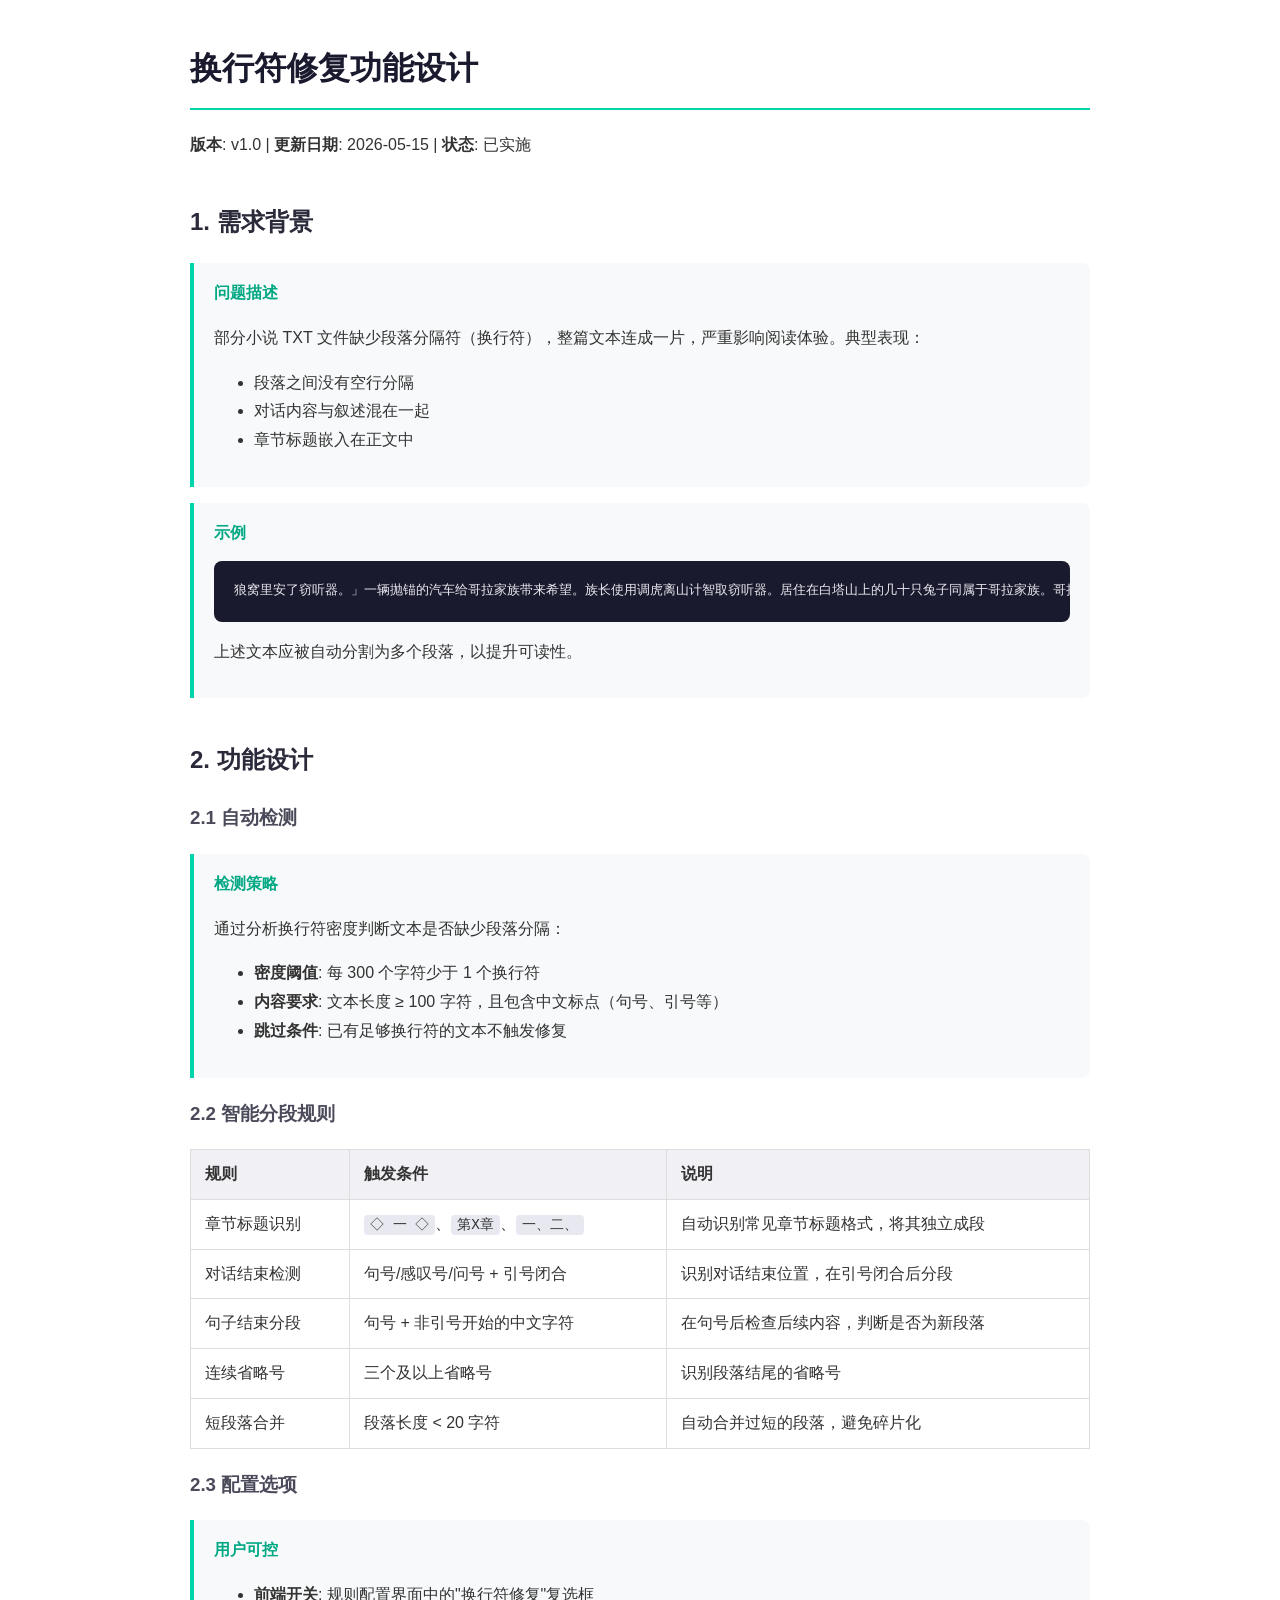
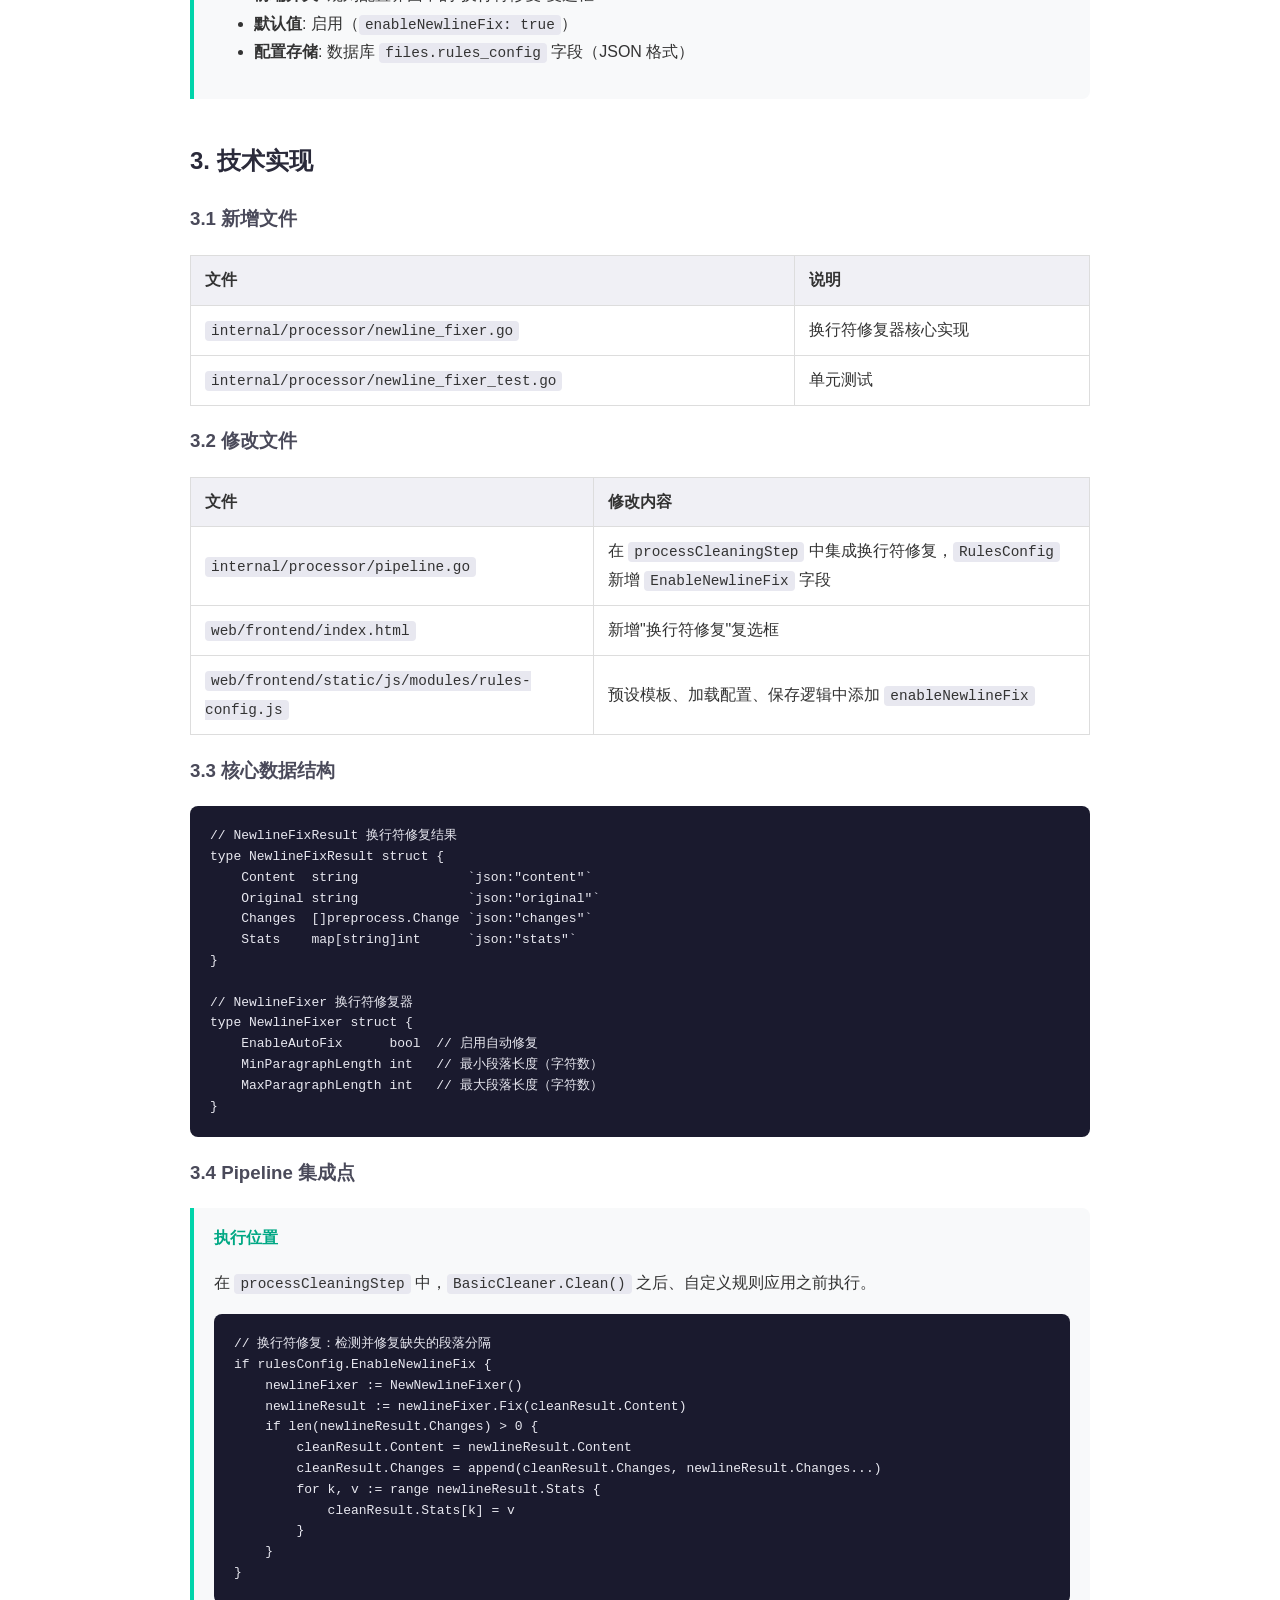
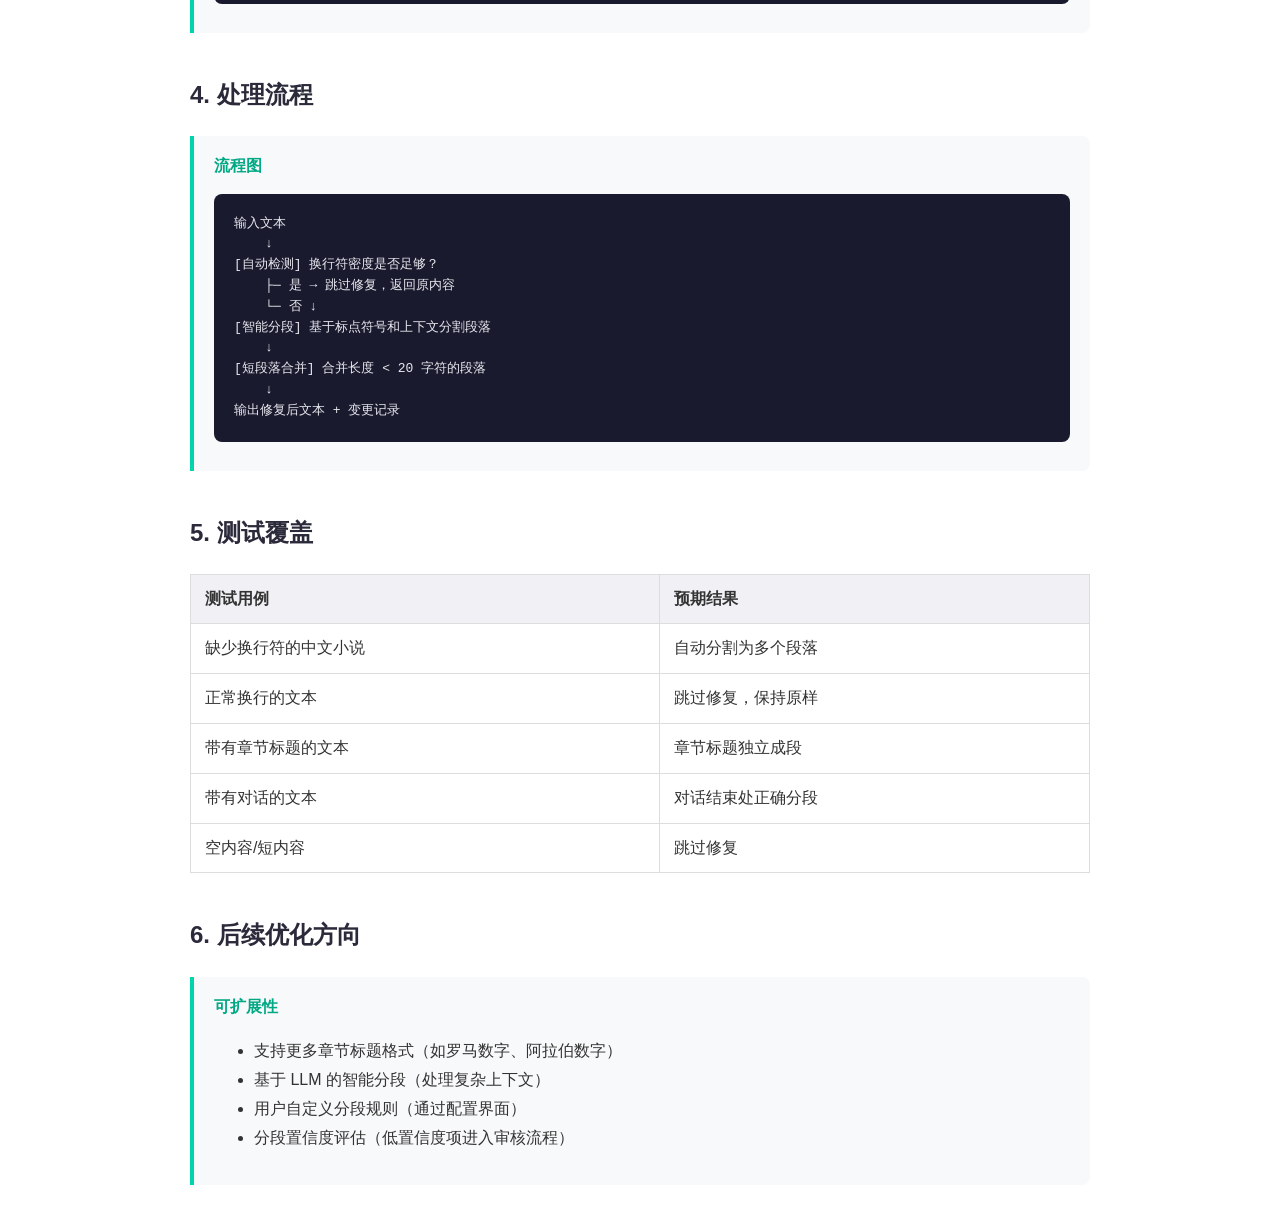
<file: docs/requirements/newline-fixer-design.html>
<!DOCTYPE html>
<html lang="zh-CN">
<head>
    <meta charset="UTF-8">
    <meta name="viewport" content="width=device-width, initial-scale=1.0">
    <title>换行符修复功能设计 - VoidText</title>
    <style>
        body { font-family: -apple-system, "Noto Sans SC", sans-serif; max-width: 900px; margin: 40px auto; padding: 0 20px; line-height: 1.8; color: #333; }
        h1 { color: #1a1a2e; border-bottom: 2px solid #00d4aa; padding-bottom: 10px; }
        h2 { color: #2a2a3a; margin-top: 40px; }
        h3 { color: #4a4a5a; }
        .spec { background: #f8f9fa; border-left: 4px solid #00d4aa; padding: 16px 20px; margin: 16px 0; border-radius: 0 8px 8px 0; }
        .spec-title { font-weight: 600; color: #00a884; margin-bottom: 8px; }
        code { background: #e8e8f0; padding: 2px 6px; border-radius: 4px; font-family: "JetBrains Mono", monospace; font-size: 0.9em; }
        pre { background: #1a1a2e; color: #e8e8f0; padding: 20px; border-radius: 8px; overflow-x: auto; font-size: 13px; line-height: 1.6; }
        table { border-collapse: collapse; width: 100%; margin: 16px 0; }
        th, td { border: 1px solid #ddd; padding: 10px 14px; text-align: left; }
        th { background: #f0f0f5; font-weight: 600; }
        .highlight { background: #fff3cd; padding: 2px 4px; border-radius: 3px; }
    </style>
</head>
<body>

<h1>换行符修复功能设计</h1>
<p><strong>版本</strong>: v1.0 | <strong>更新日期</strong>: 2026-05-15 | <strong>状态</strong>: 已实施</p>

<h2>1. 需求背景</h2>

<div class="spec">
    <div class="spec-title">问题描述</div>
    <p>部分小说 TXT 文件缺少段落分隔符（换行符），整篇文本连成一片，严重影响阅读体验。典型表现：</p>
    <ul>
        <li>段落之间没有空行分隔</li>
        <li>对话内容与叙述混在一起</li>
        <li>章节标题嵌入在正文中</li>
    </ul>
</div>

<div class="spec">
    <div class="spec-title">示例</div>
    <pre>狼窝里安了窃听器。」一辆抛锚的汽车给哥拉家族带来希望。族长使用调虎离山计智取窃听器。居住在白塔山上的几十只兔子同属于哥拉家族。哥拉家族祖祖辈辈定居在白塔山上。按兔家族繁衍的速度来计算，哥拉家族的数量早该逾万了。</pre>
    <p>上述文本应被自动分割为多个段落，以提升可读性。</p>
</div>

<h2>2. 功能设计</h2>

<h3>2.1 自动检测</h3>
<div class="spec">
    <div class="spec-title">检测策略</div>
    <p>通过分析换行符密度判断文本是否缺少段落分隔：</p>
    <ul>
        <li><strong>密度阈值</strong>: 每 300 个字符少于 1 个换行符</li>
        <li><strong>内容要求</strong>: 文本长度 ≥ 100 字符，且包含中文标点（句号、引号等）</li>
        <li><strong>跳过条件</strong>: 已有足够换行符的文本不触发修复</li>
    </ul>
</div>

<h3>2.2 智能分段规则</h3>
<table>
    <thead>
        <tr>
            <th>规则</th>
            <th>触发条件</th>
            <th>说明</th>
        </tr>
    </thead>
    <tbody>
        <tr>
            <td>章节标题识别</td>
            <td><code>◇ 一 ◇</code>、<code>第X章</code>、<code>一、二、</code></td>
            <td>自动识别常见章节标题格式，将其独立成段</td>
        </tr>
        <tr>
            <td>对话结束检测</td>
            <td>句号/感叹号/问号 + 引号闭合</td>
            <td>识别对话结束位置，在引号闭合后分段</td>
        </tr>
        <tr>
            <td>句子结束分段</td>
            <td>句号 + 非引号开始的中文字符</td>
            <td>在句号后检查后续内容，判断是否为新段落</td>
        </tr>
        <tr>
            <td>连续省略号</td>
            <td>三个及以上省略号</td>
            <td>识别段落结尾的省略号</td>
        </tr>
        <tr>
            <td>短段落合并</td>
            <td>段落长度 &lt; 20 字符</td>
            <td>自动合并过短的段落，避免碎片化</td>
        </tr>
    </tbody>
</table>

<h3>2.3 配置选项</h3>
<div class="spec">
    <div class="spec-title">用户可控</div>
    <ul>
        <li><strong>前端开关</strong>: 规则配置界面中的"换行符修复"复选框</li>
        <li><strong>默认值</strong>: 启用（<code>enableNewlineFix: true</code>）</li>
        <li><strong>配置存储</strong>: 数据库 <code>files.rules_config</code> 字段（JSON 格式）</li>
    </ul>
</div>

<h2>3. 技术实现</h2>

<h3>3.1 新增文件</h3>
<table>
    <thead>
        <tr>
            <th>文件</th>
            <th>说明</th>
        </tr>
    </thead>
    <tbody>
        <tr>
            <td><code>internal/processor/newline_fixer.go</code></td>
            <td>换行符修复器核心实现</td>
        </tr>
        <tr>
            <td><code>internal/processor/newline_fixer_test.go</code></td>
            <td>单元测试</td>
        </tr>
    </tbody>
</table>

<h3>3.2 修改文件</h3>
<table>
    <thead>
        <tr>
            <th>文件</th>
            <th>修改内容</th>
        </tr>
    </thead>
    <tbody>
        <tr>
            <td><code>internal/processor/pipeline.go</code></td>
            <td>在 <code>processCleaningStep</code> 中集成换行符修复，<code>RulesConfig</code> 新增 <code>EnableNewlineFix</code> 字段</td>
        </tr>
        <tr>
            <td><code>web/frontend/index.html</code></td>
            <td>新增"换行符修复"复选框</td>
        </tr>
        <tr>
            <td><code>web/frontend/static/js/modules/rules-config.js</code></td>
            <td>预设模板、加载配置、保存逻辑中添加 <code>enableNewlineFix</code></td>
        </tr>
    </tbody>
</table>

<h3>3.3 核心数据结构</h3>
<pre>// NewlineFixResult 换行符修复结果
type NewlineFixResult struct {
    Content  string              `json:"content"`
    Original string              `json:"original"`
    Changes  []preprocess.Change `json:"changes"`
    Stats    map[string]int      `json:"stats"`
}

// NewlineFixer 换行符修复器
type NewlineFixer struct {
    EnableAutoFix      bool  // 启用自动修复
    MinParagraphLength int   // 最小段落长度（字符数）
    MaxParagraphLength int   // 最大段落长度（字符数）
}</pre>

<h3>3.4 Pipeline 集成点</h3>
<div class="spec">
    <div class="spec-title">执行位置</div>
    <p>在 <code>processCleaningStep</code> 中，<code>BasicCleaner.Clean()</code> 之后、自定义规则应用之前执行。</p>
    <pre>// 换行符修复：检测并修复缺失的段落分隔
if rulesConfig.EnableNewlineFix {
    newlineFixer := NewNewlineFixer()
    newlineResult := newlineFixer.Fix(cleanResult.Content)
    if len(newlineResult.Changes) > 0 {
        cleanResult.Content = newlineResult.Content
        cleanResult.Changes = append(cleanResult.Changes, newlineResult.Changes...)
        for k, v := range newlineResult.Stats {
            cleanResult.Stats[k] = v
        }
    }
}</pre>
</div>

<h2>4. 处理流程</h2>

<div class="spec">
    <div class="spec-title">流程图</div>
    <pre>输入文本
    ↓
[自动检测] 换行符密度是否足够？
    ├─ 是 → 跳过修复，返回原内容
    └─ 否 ↓
[智能分段] 基于标点符号和上下文分割段落
    ↓
[短段落合并] 合并长度 &lt; 20 字符的段落
    ↓
输出修复后文本 + 变更记录</pre>
</div>

<h2>5. 测试覆盖</h2>

<table>
    <thead>
        <tr>
            <th>测试用例</th>
            <th>预期结果</th>
        </tr>
    </thead>
    <tbody>
        <tr>
            <td>缺少换行符的中文小说</td>
            <td>自动分割为多个段落</td>
        </tr>
        <tr>
            <td>正常换行的文本</td>
            <td>跳过修复，保持原样</td>
        </tr>
        <tr>
            <td>带有章节标题的文本</td>
            <td>章节标题独立成段</td>
        </tr>
        <tr>
            <td>带有对话的文本</td>
            <td>对话结束处正确分段</td>
        </tr>
        <tr>
            <td>空内容/短内容</td>
            <td>跳过修复</td>
        </tr>
    </tbody>
</table>

<h2>6. 后续优化方向</h2>

<div class="spec">
    <div class="spec-title">可扩展性</div>
    <ul>
        <li>支持更多章节标题格式（如罗马数字、阿拉伯数字）</li>
        <li>基于 LLM 的智能分段（处理复杂上下文）</li>
        <li>用户自定义分段规则（通过配置界面）</li>
        <li>分段置信度评估（低置信度项进入审核流程）</li>
    </ul>
</div>

</body>
</html>
</file>
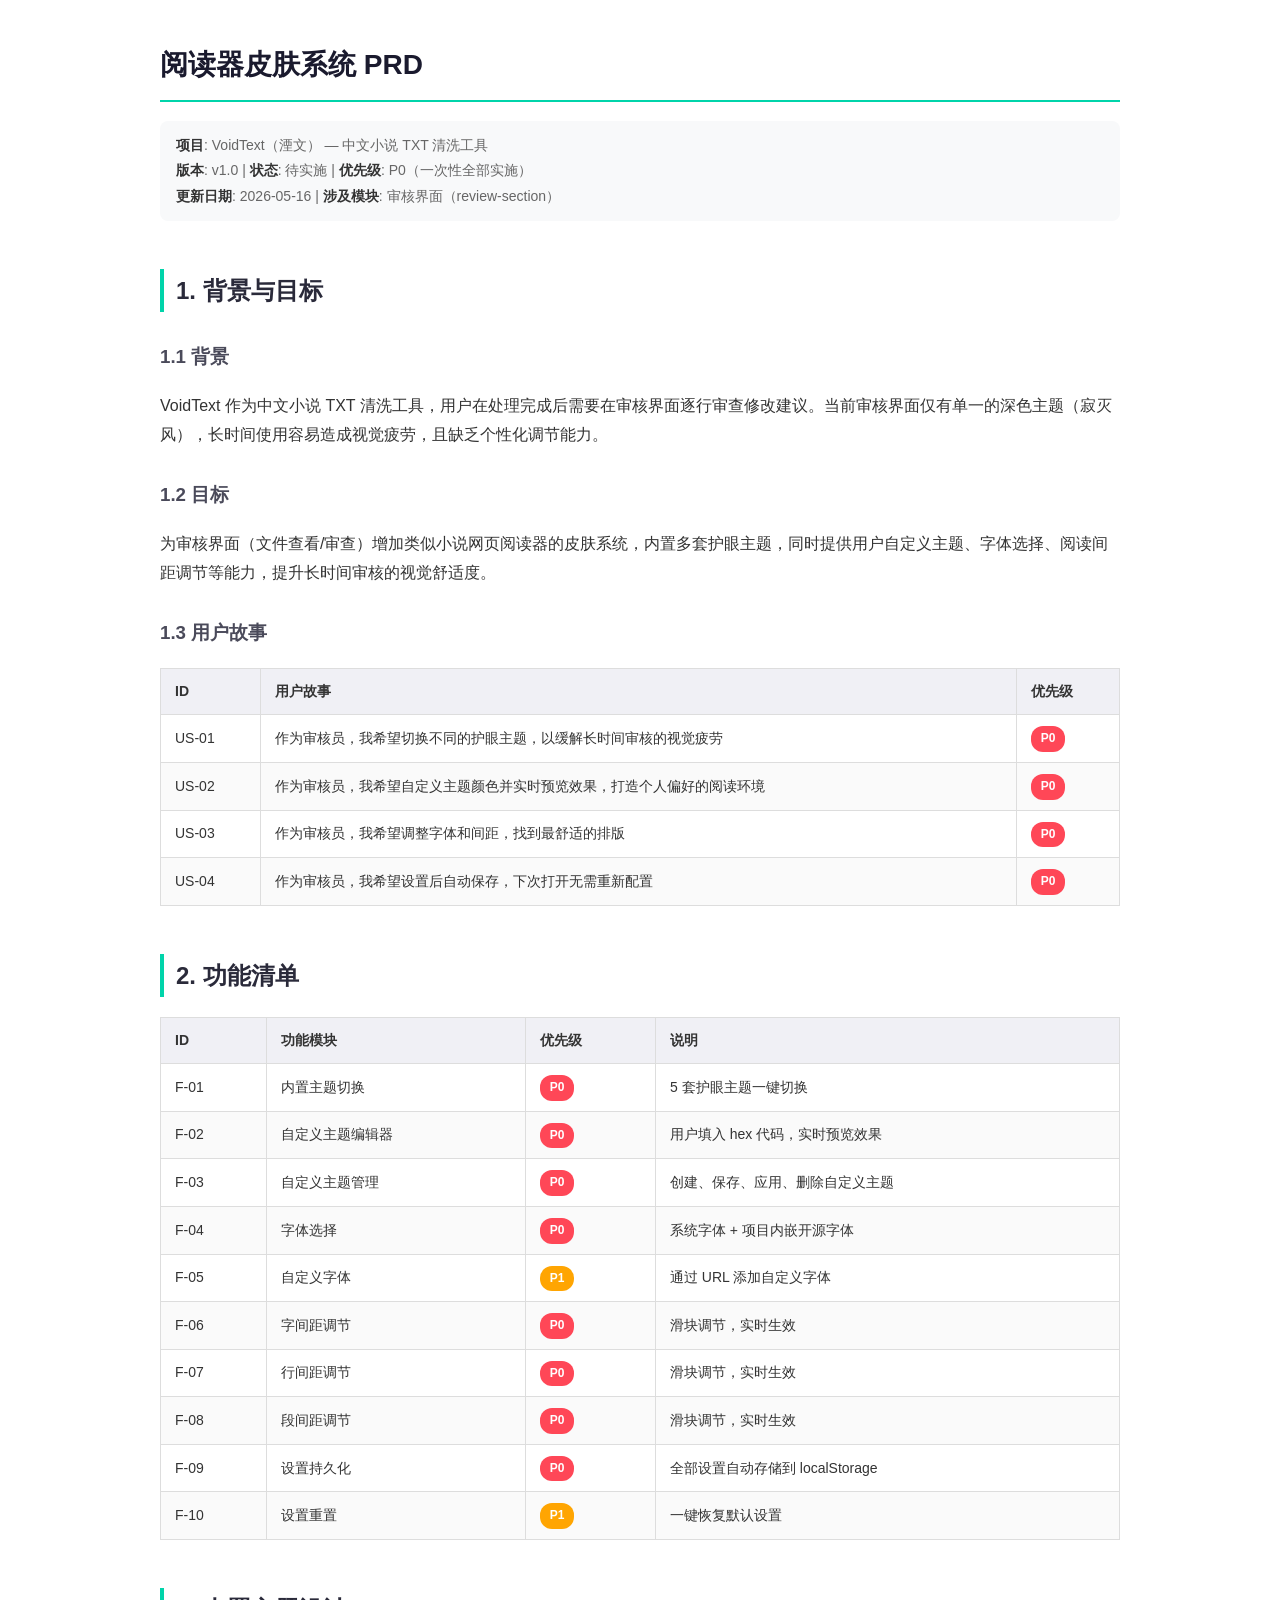
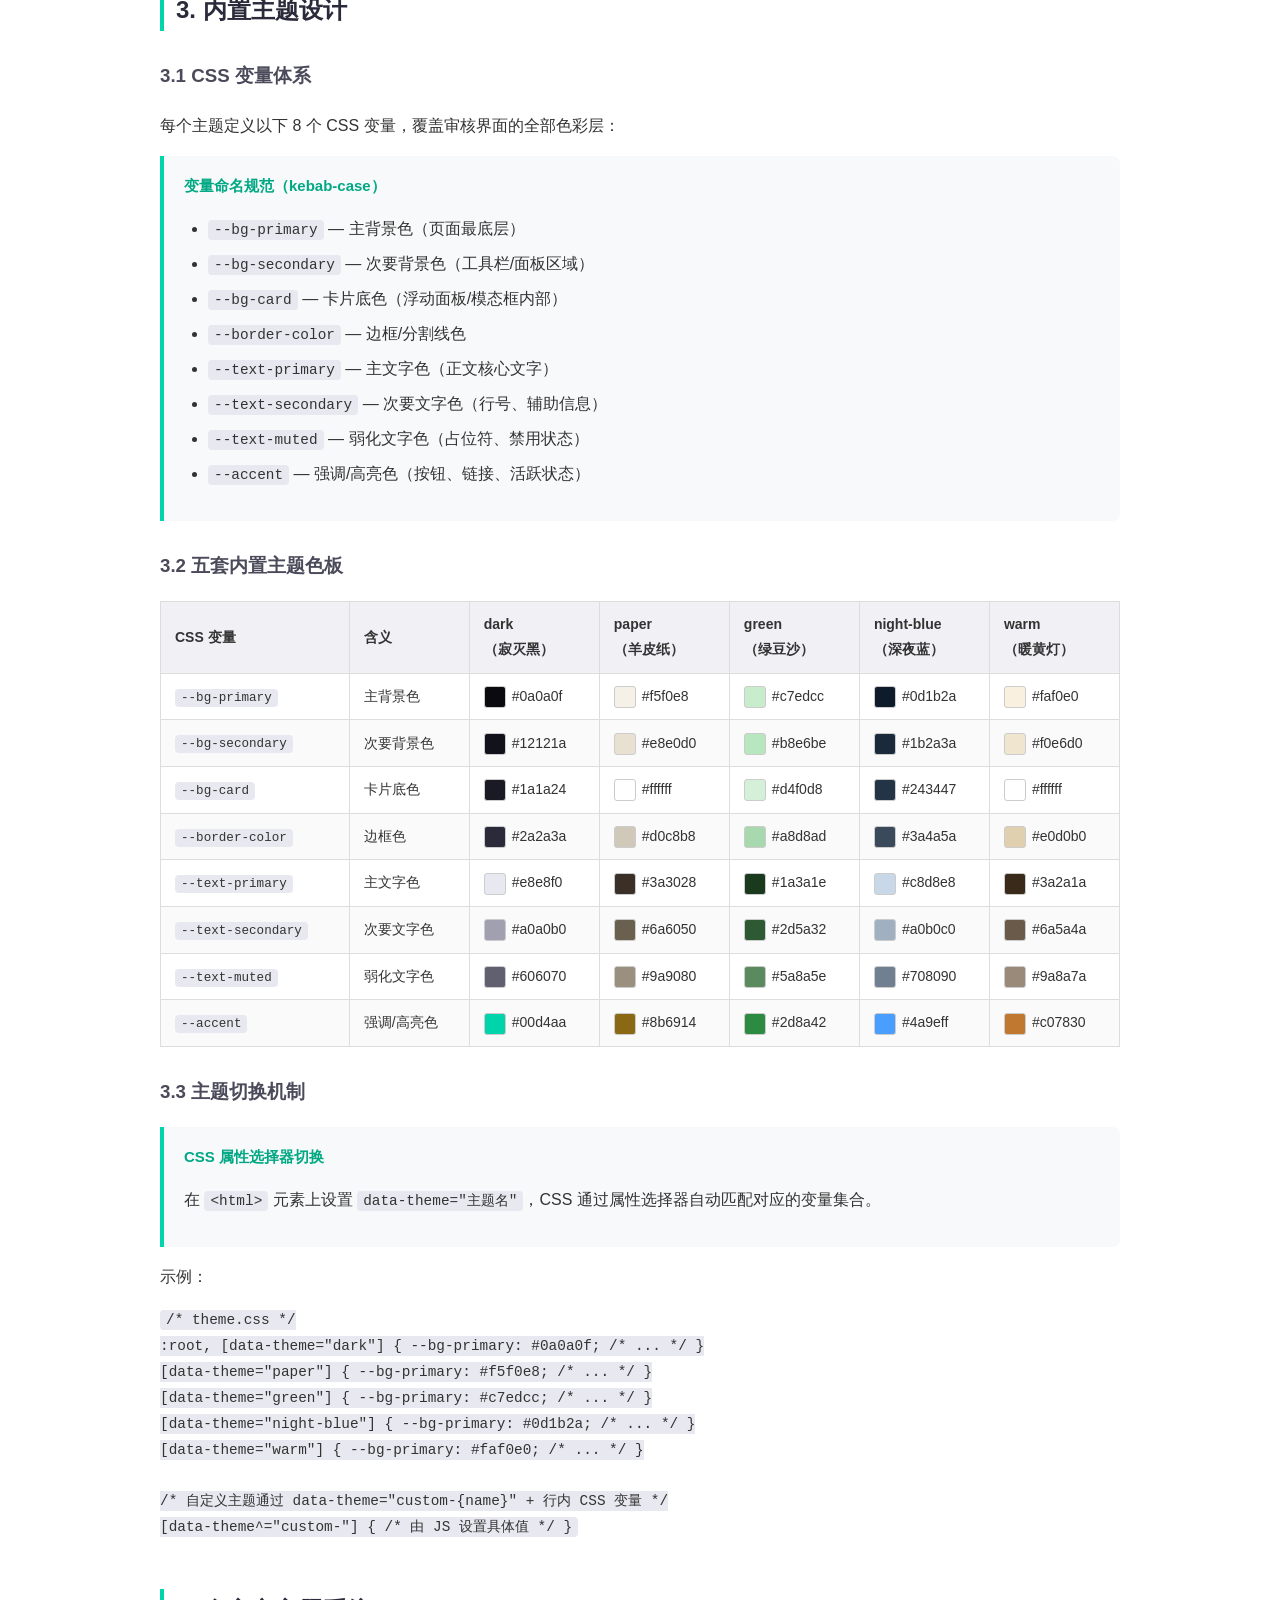
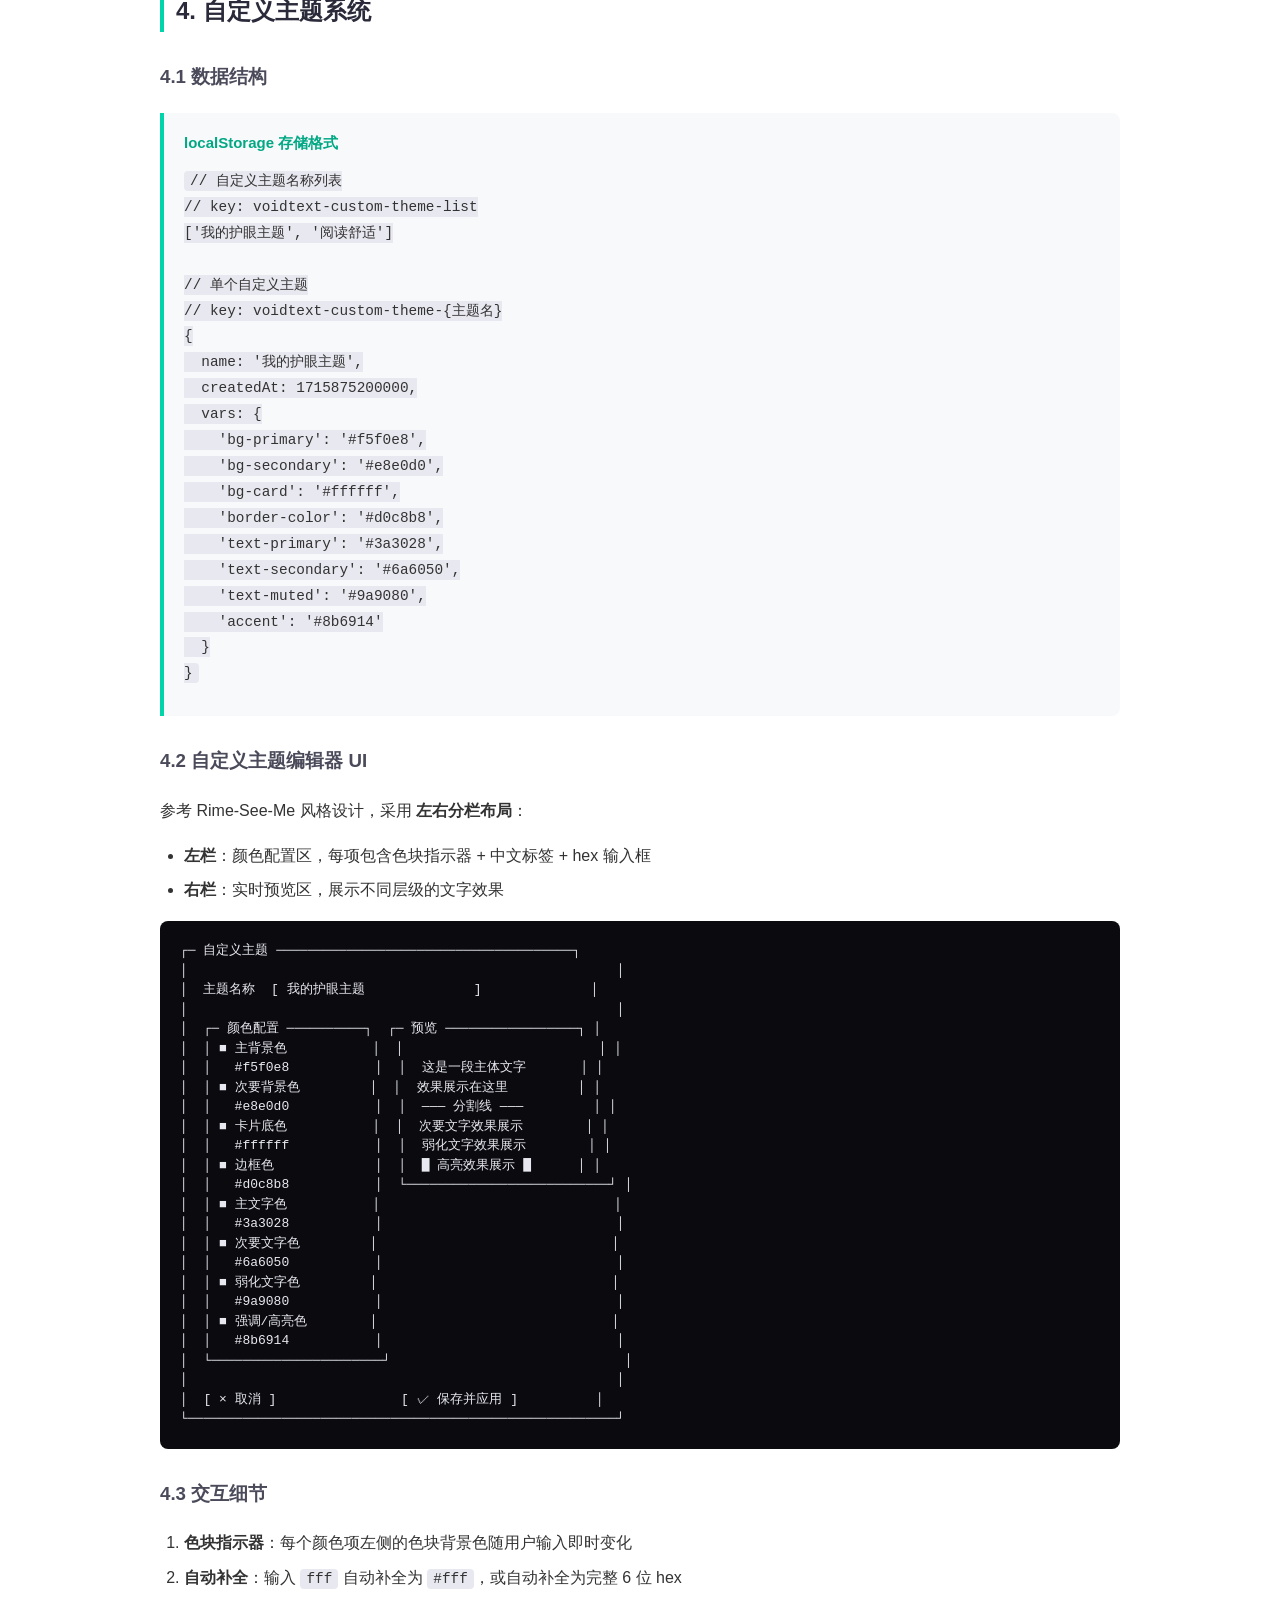
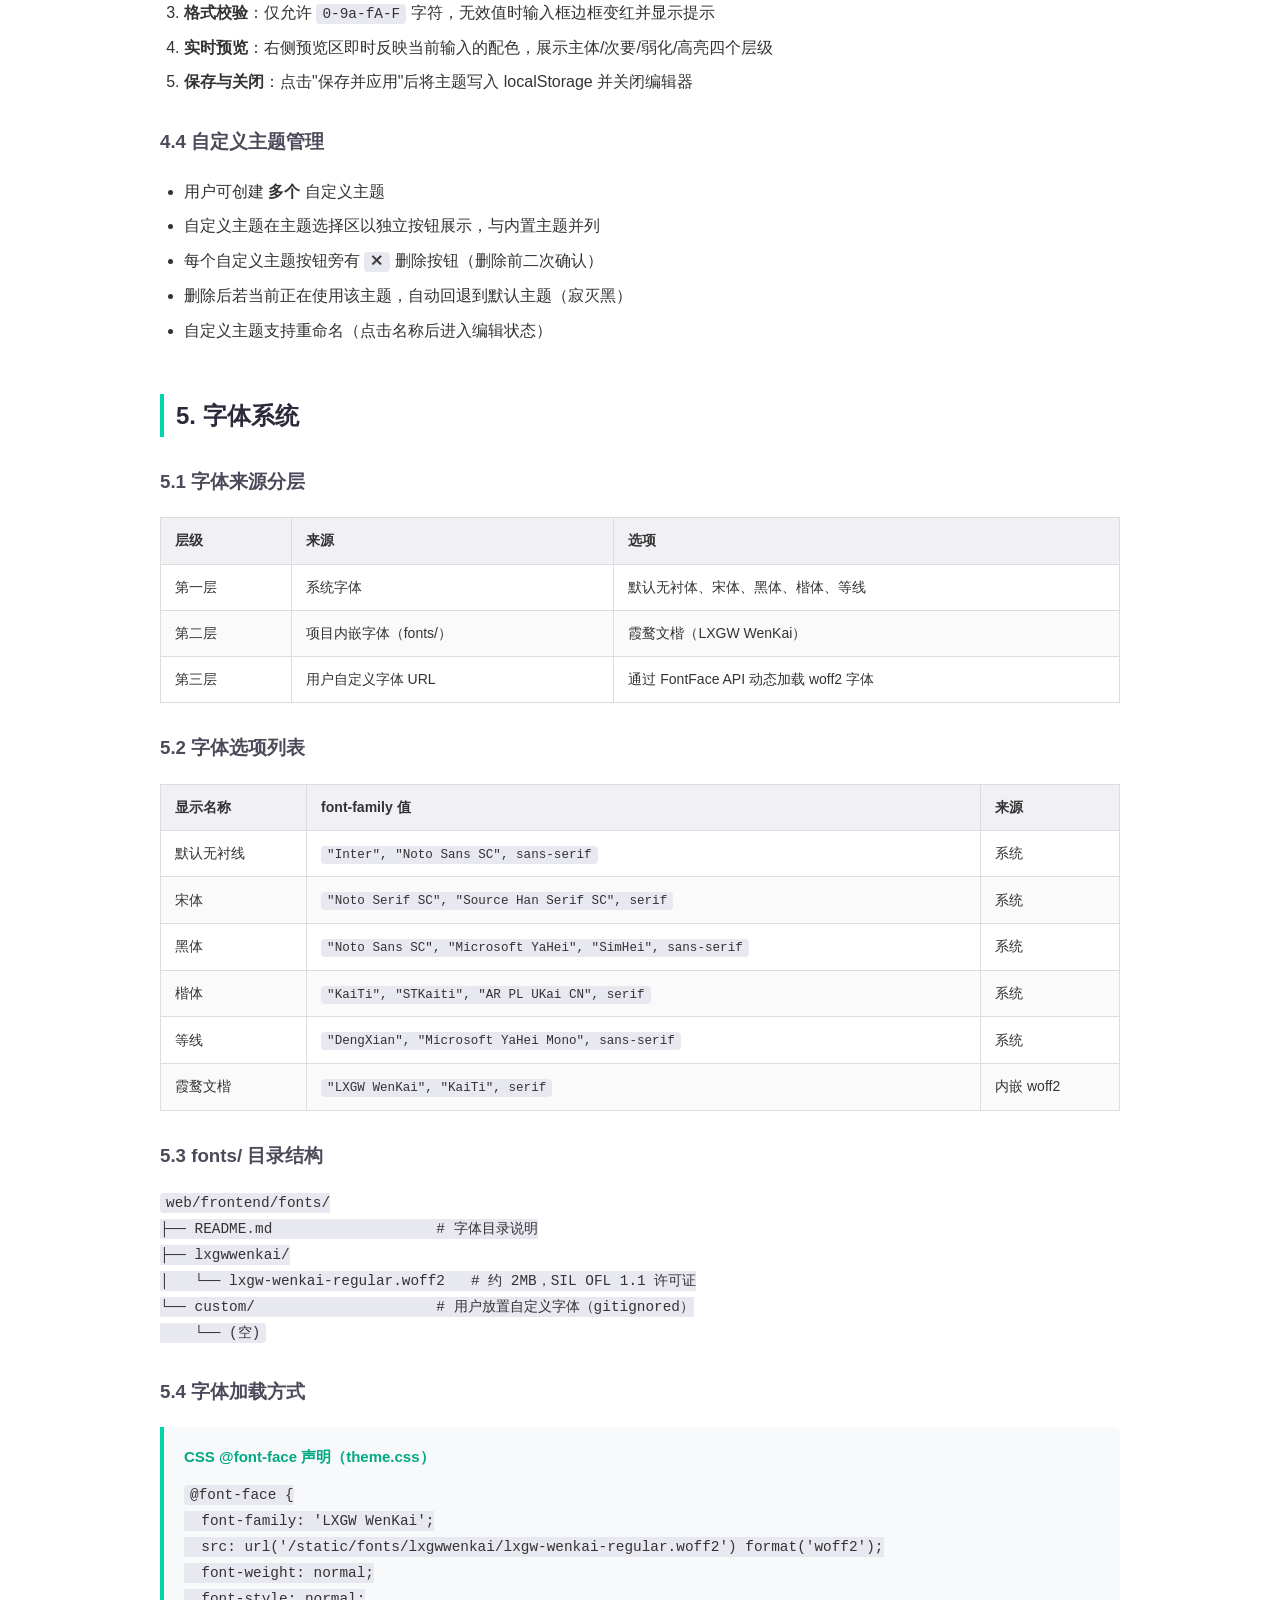
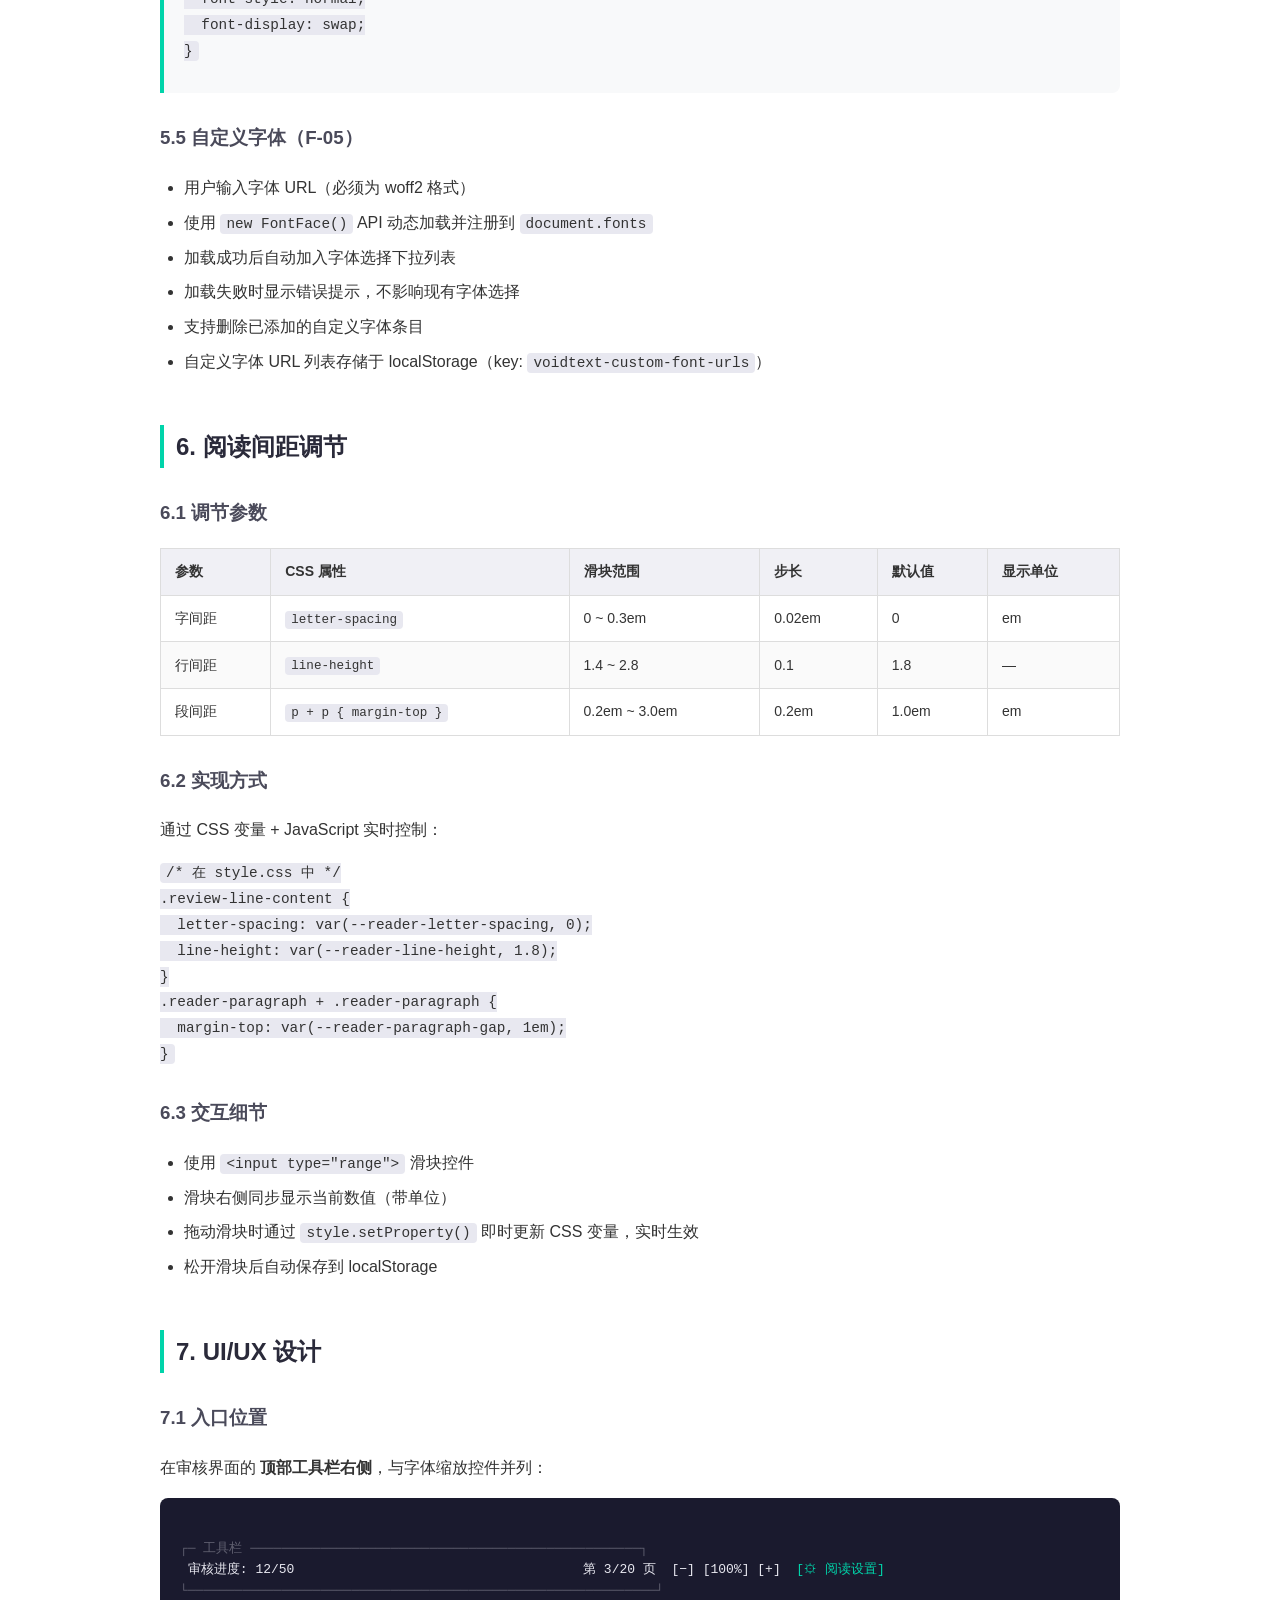
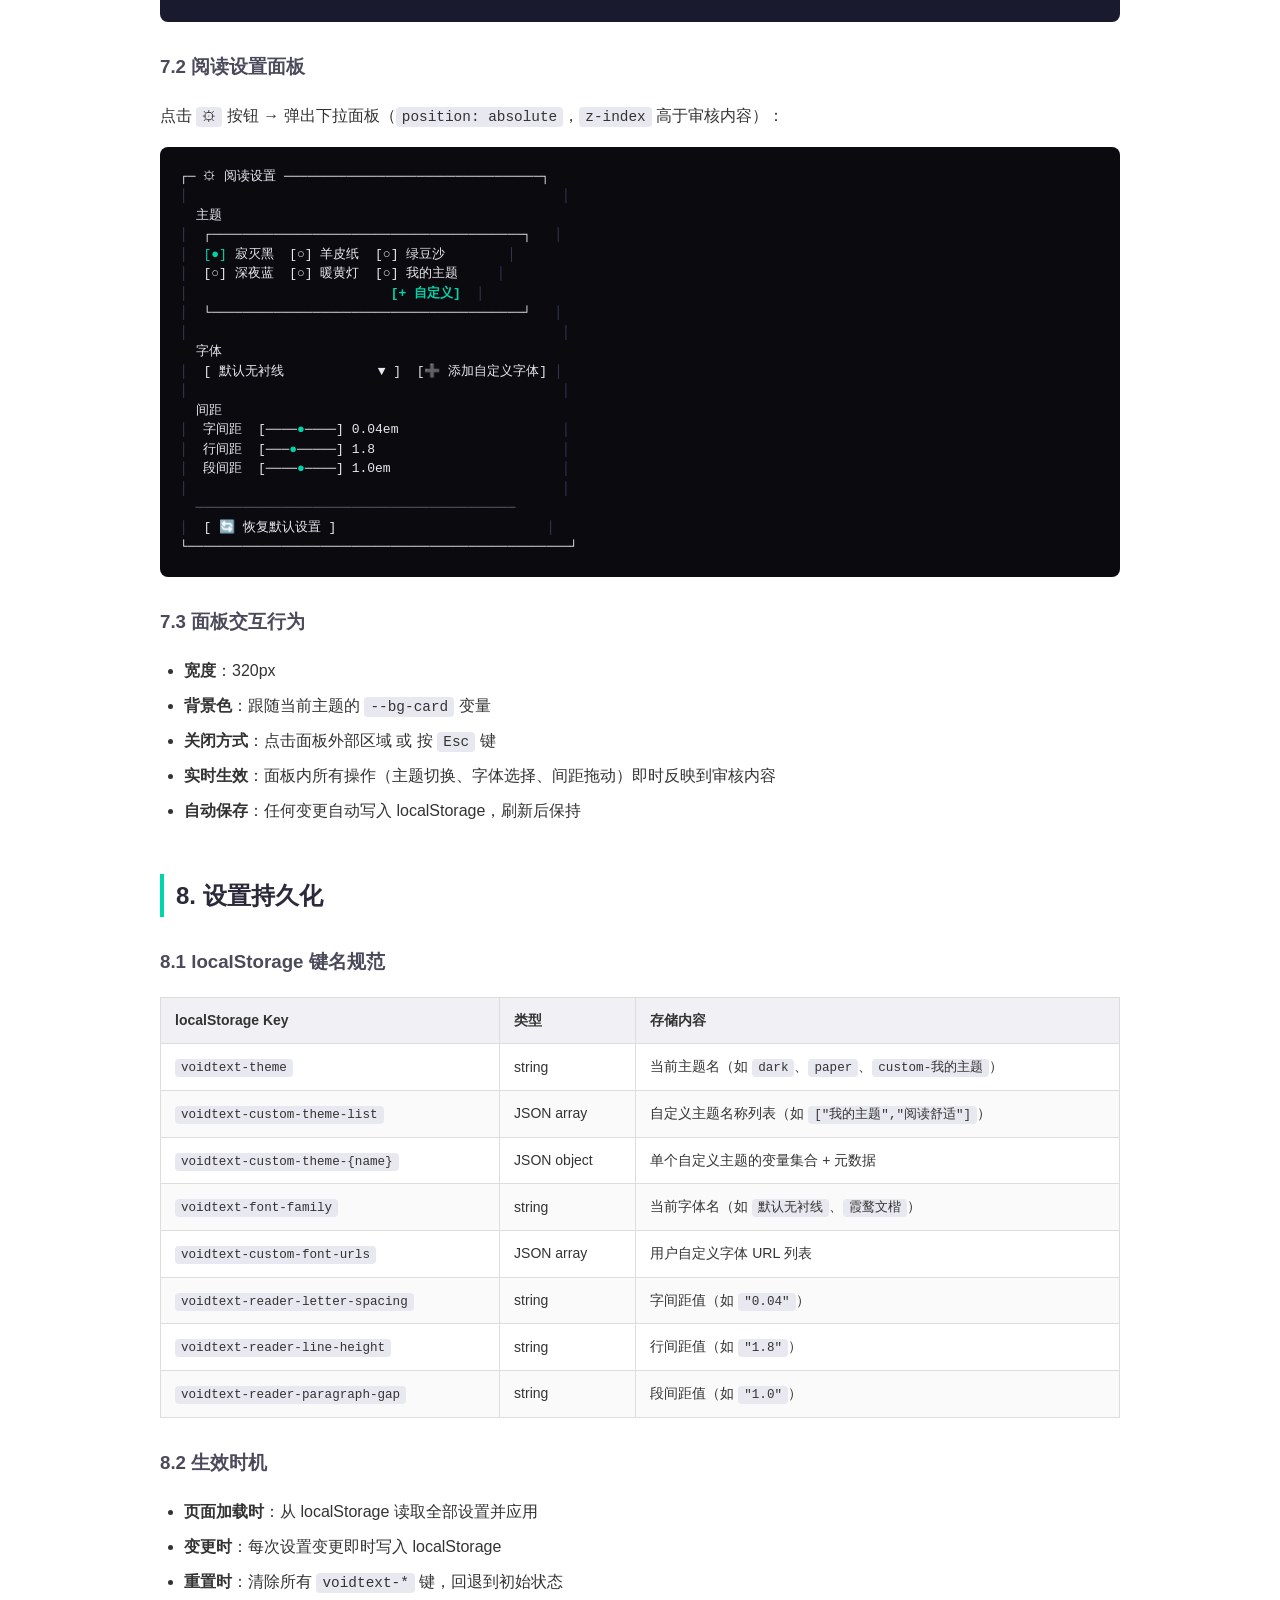
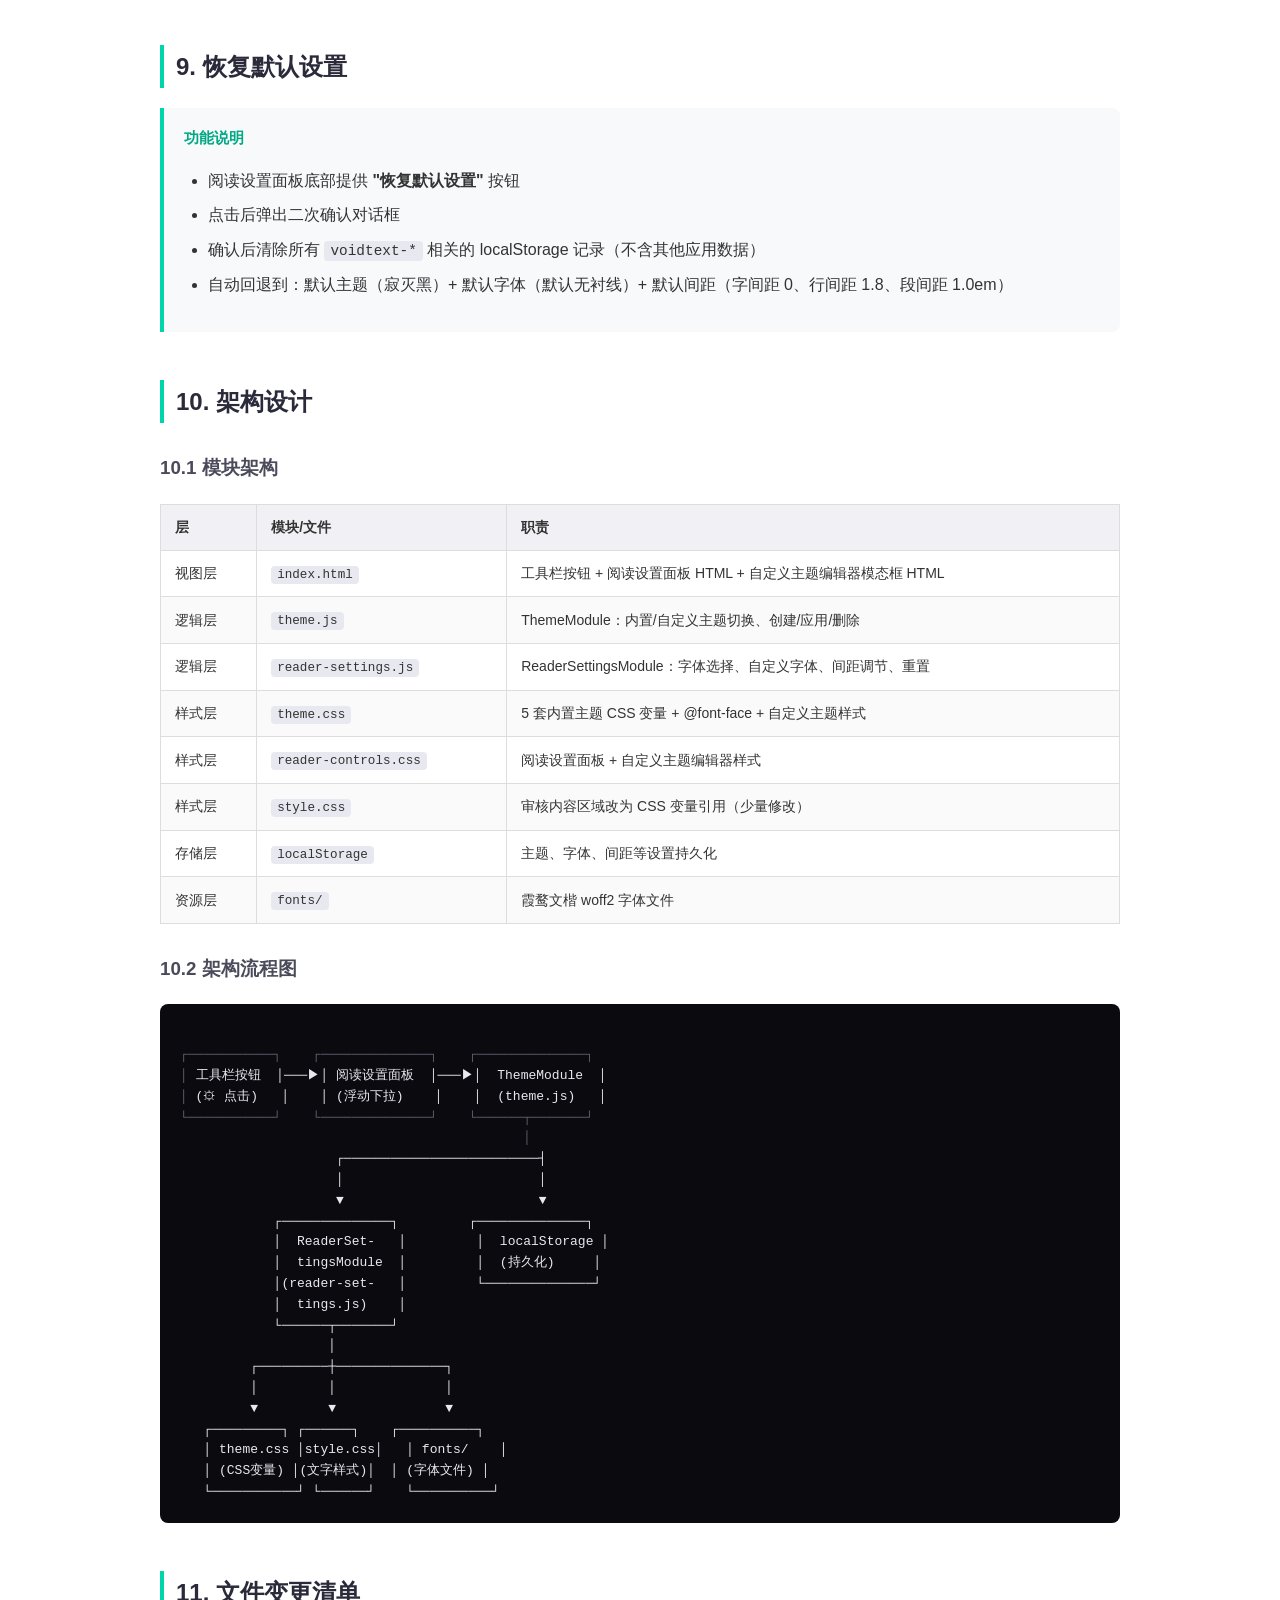
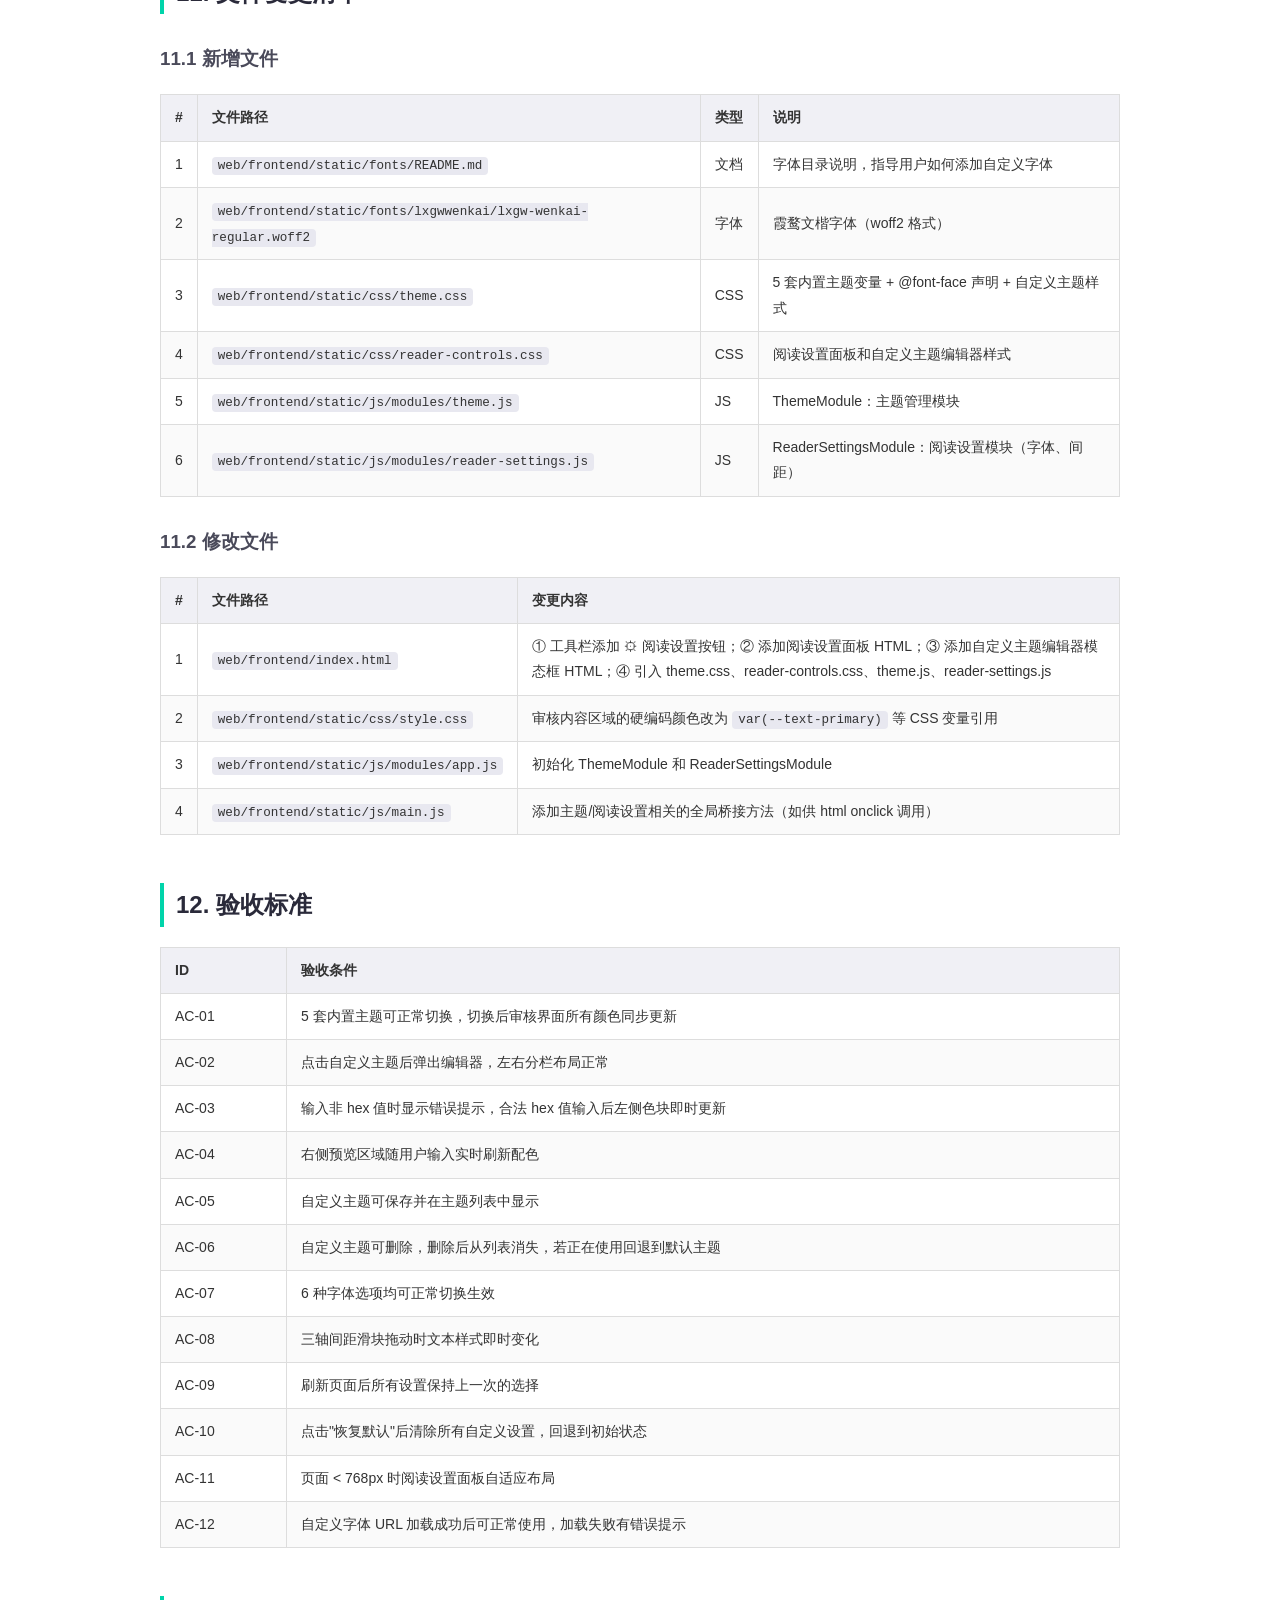
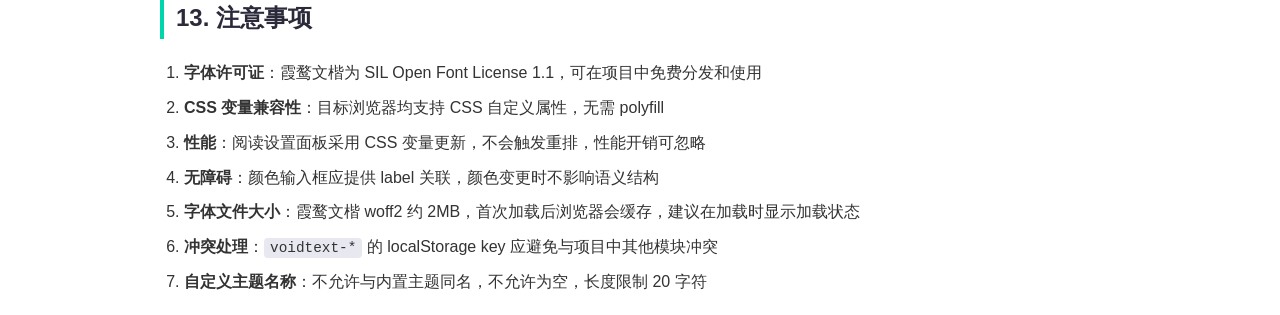
<file: docs/requirements/reader-skin-system-prd.html>
<!DOCTYPE html>
<html lang="zh-CN">
<head>
    <meta charset="UTF-8">
    <meta name="viewport" content="width=device-width, initial-scale=1.0">
    <title>阅读器皮肤系统 PRD - VoidText</title>
    <style>
        body { font-family: -apple-system, "Noto Sans SC", sans-serif; max-width: 960px; margin: 40px auto; padding: 0 24px; line-height: 1.8; color: #333; }
        h1 { color: #1a1a2e; border-bottom: 2px solid #00d4aa; padding-bottom: 10px; font-size: 28px; }
        h2 { color: #2a2a3a; margin-top: 48px; border-left: 4px solid #00d4aa; padding-left: 12px; }
        h3 { color: #4a4a5a; margin-top: 28px; }
        h4 { color: #5a5a6a; }
        .meta { color: #666; font-size: 14px; margin-bottom: 32px; padding: 12px 16px; background: #f8f9fa; border-radius: 8px; }
        .meta strong { color: #333; }
        .spec { background: #f8f9fa; border-left: 4px solid #00d4aa; padding: 16px 20px; margin: 16px 0; border-radius: 0 8px 8px 0; }
        .spec-title { font-weight: 600; color: #00a884; margin-bottom: 8px; font-size: 15px; }
        code { background: #e8e8f0; padding: 2px 6px; border-radius: 4px; font-family: "JetBrains Mono", "Fira Code", monospace; font-size: 0.9em; }
        .tag { display: inline-block; padding: 2px 10px; border-radius: 12px; font-size: 12px; font-weight: 600; }
        .tag-p0 { background: #ff4757; color: #fff; }
        .tag-p1 { background: #ffa502; color: #fff; }
        .color-demo { display: inline-block; width: 20px; height: 20px; vertical-align: middle; margin-right: 6px; border-radius: 3px; border: 1px solid #ccc; }
        table { border-collapse: collapse; width: 100%; margin: 16px 0; font-size: 14px; }
        th, td { border: 1px solid #ddd; padding: 10px 14px; text-align: left; }
        th { background: #f0f0f5; font-weight: 600; white-space: nowrap; }
        tr:nth-child(even) { background: #fafafa; }
        tr:hover { background: #f0f8f5; }
        ul, ol { padding-left: 24px; }
        li { margin: 6px 0; }
        .mock { font-family: "JetBrains Mono", monospace; background: #1a1a2e; color: #e8e8f0; padding: 20px; border-radius: 8px; white-space: pre; overflow-x: auto; font-size: 13px; line-height: 1.6; }
        .mock .accent { color: #00d4aa; }
        .mock .dim { color: #606070; }
        .mock .line { color: #a0a0b0; }
        .mock .border-dash { color: #3a3a5a; }
        .ui-panel { font-family: "JetBrains Mono", monospace; background: #0a0a0f; color: #e8e8f0; padding: 20px; border-radius: 8px; white-space: pre; overflow-x: auto; font-size: 13px; line-height: 1.5; }
        .ui-panel .border { color: #3a3a5a; }
        .ui-panel .highlight { color: #00d4aa; font-weight: 600; }
        .ui-panel .muted { color: #606070; }
        .ui-panel .selected { color: #00d4aa; }
        .flow { background: #0a0a0f; padding: 20px; border-radius: 8px; color: #e8e8f0; font-family: "JetBrains Mono", monospace; font-size: 13px; line-height: 1.6; white-space: pre; overflow-x: auto; }
        .flow .arrow { color: #00d4aa; }
        .flow .active { color: #00d4aa; font-weight: 600; }
        .flow .dim { color: #606070; }
    </style>
</head>
<body>

<h1>阅读器皮肤系统 PRD</h1>
<div class="meta">
    <strong>项目</strong>: VoidText（湮文） — 中文小说 TXT 清洗工具<br>
    <strong>版本</strong>: v1.0 | <strong>状态</strong>: 待实施 | <strong>优先级</strong>: P0（一次性全部实施）<br>
    <strong>更新日期</strong>: 2026-05-16 | <strong>涉及模块</strong>: 审核界面（review-section）
</div>

<h2>1. 背景与目标</h2>

<h3>1.1 背景</h3>
<p>VoidText 作为中文小说 TXT 清洗工具，用户在处理完成后需要在审核界面逐行审查修改建议。当前审核界面仅有单一的深色主题（寂灭风），长时间使用容易造成视觉疲劳，且缺乏个性化调节能力。</p>

<h3>1.2 目标</h3>
<p>为审核界面（文件查看/审查）增加类似小说网页阅读器的皮肤系统，内置多套护眼主题，同时提供用户自定义主题、字体选择、阅读间距调节等能力，提升长时间审核的视觉舒适度。</p>

<h3>1.3 用户故事</h3>
<table>
    <thead>
        <tr><th>ID</th><th>用户故事</th><th>优先级</th></tr>
    </thead>
    <tbody>
        <tr><td>US-01</td><td>作为审核员，我希望切换不同的护眼主题，以缓解长时间审核的视觉疲劳</td><td><span class="tag tag-p0">P0</span></td></tr>
        <tr><td>US-02</td><td>作为审核员，我希望自定义主题颜色并实时预览效果，打造个人偏好的阅读环境</td><td><span class="tag tag-p0">P0</span></td></tr>
        <tr><td>US-03</td><td>作为审核员，我希望调整字体和间距，找到最舒适的排版</td><td><span class="tag tag-p0">P0</span></td></tr>
        <tr><td>US-04</td><td>作为审核员，我希望设置后自动保存，下次打开无需重新配置</td><td><span class="tag tag-p0">P0</span></td></tr>
    </tbody>
</table>

<h2>2. 功能清单</h2>
<table>
    <thead>
        <tr><th>ID</th><th>功能模块</th><th>优先级</th><th>说明</th></tr>
    </thead>
    <tbody>
        <tr><td>F-01</td><td>内置主题切换</td><td><span class="tag tag-p0">P0</span></td><td>5 套护眼主题一键切换</td></tr>
        <tr><td>F-02</td><td>自定义主题编辑器</td><td><span class="tag tag-p0">P0</span></td><td>用户填入 hex 代码，实时预览效果</td></tr>
        <tr><td>F-03</td><td>自定义主题管理</td><td><span class="tag tag-p0">P0</span></td><td>创建、保存、应用、删除自定义主题</td></tr>
        <tr><td>F-04</td><td>字体选择</td><td><span class="tag tag-p0">P0</span></td><td>系统字体 + 项目内嵌开源字体</td></tr>
        <tr><td>F-05</td><td>自定义字体</td><td><span class="tag tag-p1">P1</span></td><td>通过 URL 添加自定义字体</td></tr>
        <tr><td>F-06</td><td>字间距调节</td><td><span class="tag tag-p0">P0</span></td><td>滑块调节，实时生效</td></tr>
        <tr><td>F-07</td><td>行间距调节</td><td><span class="tag tag-p0">P0</span></td><td>滑块调节，实时生效</td></tr>
        <tr><td>F-08</td><td>段间距调节</td><td><span class="tag tag-p0">P0</span></td><td>滑块调节，实时生效</td></tr>
        <tr><td>F-09</td><td>设置持久化</td><td><span class="tag tag-p0">P0</span></td><td>全部设置自动存储到 localStorage</td></tr>
        <tr><td>F-10</td><td>设置重置</td><td><span class="tag tag-p1">P1</span></td><td>一键恢复默认设置</td></tr>
    </tbody>
</table>

<h2>3. 内置主题设计</h2>

<h3>3.1 CSS 变量体系</h3>
<p>每个主题定义以下 8 个 CSS 变量，覆盖审核界面的全部色彩层：</p>

<div class="spec">
    <div class="spec-title">变量命名规范（kebab-case）</div>
    <ul>
        <li><code>--bg-primary</code> — 主背景色（页面最底层）</li>
        <li><code>--bg-secondary</code> — 次要背景色（工具栏/面板区域）</li>
        <li><code>--bg-card</code> — 卡片底色（浮动面板/模态框内部）</li>
        <li><code>--border-color</code> — 边框/分割线色</li>
        <li><code>--text-primary</code> — 主文字色（正文核心文字）</li>
        <li><code>--text-secondary</code> — 次要文字色（行号、辅助信息）</li>
        <li><code>--text-muted</code> — 弱化文字色（占位符、禁用状态）</li>
        <li><code>--accent</code> — 强调/高亮色（按钮、链接、活跃状态）</li>
    </ul>
</div>

<h3>3.2 五套内置主题色板</h3>
<table>
    <thead>
        <tr>
            <th>CSS 变量</th>
            <th>含义</th>
            <th>dark<br>（寂灭黑）</th>
            <th>paper<br>（羊皮纸）</th>
            <th>green<br>（绿豆沙）</th>
            <th>night-blue<br>（深夜蓝）</th>
            <th>warm<br>（暖黄灯）</th>
        </tr>
    </thead>
    <tbody>
        <tr>
            <td><code>--bg-primary</code></td>
            <td>主背景色</td>
            <td><span class="color-demo" style="background:#0a0a0f"></span>#0a0a0f</td>
            <td><span class="color-demo" style="background:#f5f0e8"></span>#f5f0e8</td>
            <td><span class="color-demo" style="background:#c7edcc"></span>#c7edcc</td>
            <td><span class="color-demo" style="background:#0d1b2a"></span>#0d1b2a</td>
            <td><span class="color-demo" style="background:#faf0e0"></span>#faf0e0</td>
        </tr>
        <tr>
            <td><code>--bg-secondary</code></td>
            <td>次要背景色</td>
            <td><span class="color-demo" style="background:#12121a"></span>#12121a</td>
            <td><span class="color-demo" style="background:#e8e0d0"></span>#e8e0d0</td>
            <td><span class="color-demo" style="background:#b8e6be"></span>#b8e6be</td>
            <td><span class="color-demo" style="background:#1b2a3a"></span>#1b2a3a</td>
            <td><span class="color-demo" style="background:#f0e6d0"></span>#f0e6d0</td>
        </tr>
        <tr>
            <td><code>--bg-card</code></td>
            <td>卡片底色</td>
            <td><span class="color-demo" style="background:#1a1a24"></span>#1a1a24</td>
            <td><span class="color-demo" style="background:#ffffff"></span>#ffffff</td>
            <td><span class="color-demo" style="background:#d4f0d8"></span>#d4f0d8</td>
            <td><span class="color-demo" style="background:#243447"></span>#243447</td>
            <td><span class="color-demo" style="background:#ffffff"></span>#ffffff</td>
        </tr>
        <tr>
            <td><code>--border-color</code></td>
            <td>边框色</td>
            <td><span class="color-demo" style="background:#2a2a3a"></span>#2a2a3a</td>
            <td><span class="color-demo" style="background:#d0c8b8"></span>#d0c8b8</td>
            <td><span class="color-demo" style="background:#a8d8ad"></span>#a8d8ad</td>
            <td><span class="color-demo" style="background:#3a4a5a"></span>#3a4a5a</td>
            <td><span class="color-demo" style="background:#e0d0b0"></span>#e0d0b0</td>
        </tr>
        <tr>
            <td><code>--text-primary</code></td>
            <td>主文字色</td>
            <td><span class="color-demo" style="background:#e8e8f0"></span>#e8e8f0</td>
            <td><span class="color-demo" style="background:#3a3028"></span>#3a3028</td>
            <td><span class="color-demo" style="background:#1a3a1e"></span>#1a3a1e</td>
            <td><span class="color-demo" style="background:#c8d8e8"></span>#c8d8e8</td>
            <td><span class="color-demo" style="background:#3a2a1a"></span>#3a2a1a</td>
        </tr>
        <tr>
            <td><code>--text-secondary</code></td>
            <td>次要文字色</td>
            <td><span class="color-demo" style="background:#a0a0b0"></span>#a0a0b0</td>
            <td><span class="color-demo" style="background:#6a6050"></span>#6a6050</td>
            <td><span class="color-demo" style="background:#2d5a32"></span>#2d5a32</td>
            <td><span class="color-demo" style="background:#a0b0c0"></span>#a0b0c0</td>
            <td><span class="color-demo" style="background:#6a5a4a"></span>#6a5a4a</td>
        </tr>
        <tr>
            <td><code>--text-muted</code></td>
            <td>弱化文字色</td>
            <td><span class="color-demo" style="background:#606070"></span>#606070</td>
            <td><span class="color-demo" style="background:#9a9080"></span>#9a9080</td>
            <td><span class="color-demo" style="background:#5a8a5e"></span>#5a8a5e</td>
            <td><span class="color-demo" style="background:#708090"></span>#708090</td>
            <td><span class="color-demo" style="background:#9a8a7a"></span>#9a8a7a</td>
        </tr>
        <tr>
            <td><code>--accent</code></td>
            <td>强调/高亮色</td>
            <td><span class="color-demo" style="background:#00d4aa"></span>#00d4aa</td>
            <td><span class="color-demo" style="background:#8b6914"></span>#8b6914</td>
            <td><span class="color-demo" style="background:#2d8a42"></span>#2d8a42</td>
            <td><span class="color-demo" style="background:#4a9eff"></span>#4a9eff</td>
            <td><span class="color-demo" style="background:#c07830"></span>#c07830</td>
        </tr>
    </tbody>
</table>

<h3>3.3 主题切换机制</h3>
<div class="spec">
    <div class="spec-title">CSS 属性选择器切换</div>
    <p>在 <code>&lt;html&gt;</code> 元素上设置 <code>data-theme="主题名"</code>，CSS 通过属性选择器自动匹配对应的变量集合。</p>
</div>
<p>示例：</p>
<pre><code>/* theme.css */
:root, [data-theme="dark"] { --bg-primary: #0a0a0f; /* ... */ }
[data-theme="paper"] { --bg-primary: #f5f0e8; /* ... */ }
[data-theme="green"] { --bg-primary: #c7edcc; /* ... */ }
[data-theme="night-blue"] { --bg-primary: #0d1b2a; /* ... */ }
[data-theme="warm"] { --bg-primary: #faf0e0; /* ... */ }

/* 自定义主题通过 data-theme="custom-{name}" + 行内 CSS 变量 */
[data-theme^="custom-"] { /* 由 JS 设置具体值 */ }
</code></pre>

<h2>4. 自定义主题系统</h2>

<h3>4.1 数据结构</h3>
<div class="spec">
    <div class="spec-title">localStorage 存储格式</div>
    <pre><code>// 自定义主题名称列表
// key: voidtext-custom-theme-list
['我的护眼主题', '阅读舒适']

// 单个自定义主题
// key: voidtext-custom-theme-{主题名}
{
  name: '我的护眼主题',
  createdAt: 1715875200000,
  vars: {
    'bg-primary': '#f5f0e8',
    'bg-secondary': '#e8e0d0',
    'bg-card': '#ffffff',
    'border-color': '#d0c8b8',
    'text-primary': '#3a3028',
    'text-secondary': '#6a6050',
    'text-muted': '#9a9080',
    'accent': '#8b6914'
  }
}</code></pre>
</div>

<h3>4.2 自定义主题编辑器 UI</h3>
<p>参考 Rime-See-Me 风格设计，采用 <strong>左右分栏布局</strong>：</p>
<ul>
    <li><strong>左栏</strong>：颜色配置区，每项包含色块指示器 + 中文标签 + hex 输入框</li>
    <li><strong>右栏</strong>：实时预览区，展示不同层级的文字效果</li>
</ul>

<div class="ui-panel">┌─ 自定义主题 ──────────────────────────────────────┐
│                                                       │
│  主题名称  [ 我的护眼主题              ]              │
│                                                       │
│  ┌─ 颜色配置 ──────────┐  ┌─ 预览 ─────────────────┐ │
│  │ ■ 主背景色           │  │                         │ │
│  │   #f5f0e8           │  │  这是一段主体文字       │ │
│  │ ■ 次要背景色         │  │  效果展示在这里         │ │
│  │   #e8e0d0           │  │  ——— 分割线 ———         │ │
│  │ ■ 卡片底色           │  │  次要文字效果展示        │ │
│  │   #ffffff           │  │  弱化文字效果展示        │ │
│  │ ■ 边框色             │  │  █ 高亮效果展示 █      │ │
│  │   #d0c8b8           │  └──────────────────────────┘ │
│  │ ■ 主文字色           │                              │
│  │   #3a3028           │                              │
│  │ ■ 次要文字色         │                              │
│  │   #6a6050           │                              │
│  │ ■ 弱化文字色         │                              │
│  │   #9a9080           │                              │
│  │ ■ 强调/高亮色        │                              │
│  │   #8b6914           │                              │
│  └──────────────────────┘                              │
│                                                       │
│  [ × 取消 ]                [ ✓ 保存并应用 ]          │
└───────────────────────────────────────────────────────┘</div>

<h3>4.3 交互细节</h3>
<ol>
    <li><strong>色块指示器</strong>：每个颜色项左侧的色块背景色随用户输入即时变化</li>
    <li><strong>自动补全</strong>：输入 <code>fff</code> 自动补全为 <code>#fff</code>，或自动补全为完整 6 位 hex</li>
    <li><strong>格式校验</strong>：仅允许 <code>0-9a-fA-F</code> 字符，无效值时输入框边框变红并显示提示</li>
    <li><strong>实时预览</strong>：右侧预览区即时反映当前输入的配色，展示主体/次要/弱化/高亮四个层级</li>
    <li><strong>保存与关闭</strong>：点击"保存并应用"后将主题写入 localStorage 并关闭编辑器</li>
</ol>

<h3>4.4 自定义主题管理</h3>
<ul>
    <li>用户可创建 <strong>多个</strong> 自定义主题</li>
    <li>自定义主题在主题选择区以独立按钮展示，与内置主题并列</li>
    <li>每个自定义主题按钮旁有 <code>✕</code> 删除按钮（删除前二次确认）</li>
    <li>删除后若当前正在使用该主题，自动回退到默认主题（寂灭黑）</li>
    <li>自定义主题支持重命名（点击名称后进入编辑状态）</li>
</ul>

<h2>5. 字体系统</h2>

<h3>5.1 字体来源分层</h3>
<table>
    <thead>
        <tr><th>层级</th><th>来源</th><th>选项</th></tr>
    </thead>
    <tbody>
        <tr><td>第一层</td><td>系统字体</td><td>默认无衬体、宋体、黑体、楷体、等线</td></tr>
        <tr><td>第二层</td><td>项目内嵌字体（fonts/）</td><td>霞鹜文楷（LXGW WenKai）</td></tr>
        <tr><td>第三层</td><td>用户自定义字体 URL</td><td>通过 FontFace API 动态加载 woff2 字体</td></tr>
    </tbody>
</table>

<h3>5.2 字体选项列表</h3>
<table>
    <thead>
        <tr><th>显示名称</th><th>font-family 值</th><th>来源</th></tr>
    </thead>
    <tbody>
        <tr><td>默认无衬线</td><td><code>"Inter", "Noto Sans SC", sans-serif</code></td><td>系统</td></tr>
        <tr><td>宋体</td><td><code>"Noto Serif SC", "Source Han Serif SC", serif</code></td><td>系统</td></tr>
        <tr><td>黑体</td><td><code>"Noto Sans SC", "Microsoft YaHei", "SimHei", sans-serif</code></td><td>系统</td></tr>
        <tr><td>楷体</td><td><code>"KaiTi", "STKaiti", "AR PL UKai CN", serif</code></td><td>系统</td></tr>
        <tr><td>等线</td><td><code>"DengXian", "Microsoft YaHei Mono", sans-serif</code></td><td>系统</td></tr>
        <tr><td>霞鹜文楷</td><td><code>"LXGW WenKai", "KaiTi", serif</code></td><td>内嵌 woff2</td></tr>
    </tbody>
</table>

<h3>5.3 fonts/ 目录结构</h3>
<pre><code>web/frontend/fonts/
├── README.md                   # 字体目录说明
├── lxgwwenkai/
│   └── lxgw-wenkai-regular.woff2   # 约 2MB，SIL OFL 1.1 许可证
└── custom/                     # 用户放置自定义字体（gitignored）
    └── (空)</code></pre>

<h3>5.4 字体加载方式</h3>
<div class="spec">
    <div class="spec-title">CSS @font-face 声明（theme.css）</div>
    <pre><code>@font-face {
  font-family: 'LXGW WenKai';
  src: url('/static/fonts/lxgwwenkai/lxgw-wenkai-regular.woff2') format('woff2');
  font-weight: normal;
  font-style: normal;
  font-display: swap;
}</code></pre>
</div>

<h3>5.5 自定义字体（F-05）</h3>
<ul>
    <li>用户输入字体 URL（必须为 woff2 格式）</li>
    <li>使用 <code>new FontFace()</code> API 动态加载并注册到 <code>document.fonts</code></li>
    <li>加载成功后自动加入字体选择下拉列表</li>
    <li>加载失败时显示错误提示，不影响现有字体选择</li>
    <li>支持删除已添加的自定义字体条目</li>
    <li>自定义字体 URL 列表存储于 localStorage（key: <code>voidtext-custom-font-urls</code>）</li>
</ul>

<h2>6. 阅读间距调节</h2>

<h3>6.1 调节参数</h3>
<table>
    <thead>
        <tr><th>参数</th><th>CSS 属性</th><th>滑块范围</th><th>步长</th><th>默认值</th><th>显示单位</th></tr>
    </thead>
    <tbody>
        <tr><td>字间距</td><td><code>letter-spacing</code></td><td>0 ~ 0.3em</td><td>0.02em</td><td>0</td><td>em</td></tr>
        <tr><td>行间距</td><td><code>line-height</code></td><td>1.4 ~ 2.8</td><td>0.1</td><td>1.8</td><td>—</td></tr>
        <tr><td>段间距</td><td><code>p + p { margin-top }</code></td><td>0.2em ~ 3.0em</td><td>0.2em</td><td>1.0em</td><td>em</td></tr>
    </tbody>
</table>

<h3>6.2 实现方式</h3>
<p>通过 CSS 变量 + JavaScript 实时控制：</p>
<pre><code>/* 在 style.css 中 */
.review-line-content {
  letter-spacing: var(--reader-letter-spacing, 0);
  line-height: var(--reader-line-height, 1.8);
}
.reader-paragraph + .reader-paragraph {
  margin-top: var(--reader-paragraph-gap, 1em);
}</code></pre>

<h3>6.3 交互细节</h3>
<ul>
    <li>使用 <code>&lt;input type="range"&gt;</code> 滑块控件</li>
    <li>滑块右侧同步显示当前数值（带单位）</li>
    <li>拖动滑块时通过 <code>style.setProperty()</code> 即时更新 CSS 变量，实时生效</li>
    <li>松开滑块后自动保存到 localStorage</li>
</ul>

<h2>7. UI/UX 设计</h2>

<h3>7.1 入口位置</h3>
<p>在审核界面的 <strong>顶部工具栏右侧</strong>，与字体缩放控件并列：</p>
<div class="mock">
<span class="dim">┌─ 工具栏 ──────────────────────────────────────────────────┐</span>
 审核进度: 12/50                                     第 3/20 页  [−] [100%] [+]  <span class="accent">[⚙ 阅读设置]</span>
<span class="dim">└────────────────────────────────────────────────────────────┘</span></div>

<h3>7.2 阅读设置面板</h3>
<p>点击 <code>⚙</code> 按钮 → 弹出下拉面板（<code>position: absolute</code>，<code>z-index</code> 高于审核内容）：</p>

<div class="ui-panel">┌─ ⚙ 阅读设置 ─────────────────────────────────┐
<span class="border">│                                                │</span>
  主题                                           
<span class="border">│</span>  ┌────────────────────────────────────────┐   <span class="border">│</span>
<span class="border">│</span>  <span class="selected">[●]</span> 寂灭黑  [○] 羊皮纸  [○] 绿豆沙        <span class="border">│</span>
<span class="border">│</span>  [○] 深夜蓝  [○] 暖黄灯  [○] 我的主题     <span class="border">│</span>
<span class="border">│</span>                          <span class="highlight">[+ 自定义]</span>  <span class="border">│</span>
<span class="border">│</span>  └────────────────────────────────────────┘   <span class="border">│</span>
<span class="border">│                                                │</span>
  字体                                           
<span class="border">│</span>  [ 默认无衬线            ▼ ]  [➕ 添加自定义字体] <span class="border">│</span>
<span class="border">│                                                │</span>
  间距                                           
<span class="border">│</span>  字间距  [────<span class="highlight">●</span>────] 0.04em                     <span class="border">│</span>
<span class="border">│</span>  行间距  [───<span class="highlight">●</span>─────] 1.8                        <span class="border">│</span>
<span class="border">│</span>  段间距  [────<span class="highlight">●</span>────] 1.0em                      <span class="border">│</span>
<span class="border">│                                                │</span>
  <span class="muted">─────────────────────────────────────────</span>     
<span class="border">│</span>  [ 🔄 恢复默认设置 ]                           <span class="border">│</span>
└─────────────────────────────────────────────────┘</div>

<h3>7.3 面板交互行为</h3>
<ul>
    <li><strong>宽度</strong>：320px</li>
    <li><strong>背景色</strong>：跟随当前主题的 <code>--bg-card</code> 变量</li>
    <li><strong>关闭方式</strong>：点击面板外部区域 或 按 <code>Esc</code> 键</li>
    <li><strong>实时生效</strong>：面板内所有操作（主题切换、字体选择、间距拖动）即时反映到审核内容</li>
    <li><strong>自动保存</strong>：任何变更自动写入 localStorage，刷新后保持</li>
</ul>

<h2>8. 设置持久化</h2>

<h3>8.1 localStorage 键名规范</h3>
<table>
    <thead>
        <tr><th>localStorage Key</th><th>类型</th><th>存储内容</th></tr>
    </thead>
    <tbody>
        <tr><td><code>voidtext-theme</code></td><td>string</td><td>当前主题名（如 <code>dark</code>、<code>paper</code>、<code>custom-我的主题</code>）</td></tr>
        <tr><td><code>voidtext-custom-theme-list</code></td><td>JSON array</td><td>自定义主题名称列表（如 <code>["我的主题","阅读舒适"]</code>）</td></tr>
        <tr><td><code>voidtext-custom-theme-{name}</code></td><td>JSON object</td><td>单个自定义主题的变量集合 + 元数据</td></tr>
        <tr><td><code>voidtext-font-family</code></td><td>string</td><td>当前字体名（如 <code>默认无衬线</code>、<code>霞鹜文楷</code>）</td></tr>
        <tr><td><code>voidtext-custom-font-urls</code></td><td>JSON array</td><td>用户自定义字体 URL 列表</td></tr>
        <tr><td><code>voidtext-reader-letter-spacing</code></td><td>string</td><td>字间距值（如 <code>"0.04"</code>）</td></tr>
        <tr><td><code>voidtext-reader-line-height</code></td><td>string</td><td>行间距值（如 <code>"1.8"</code>）</td></tr>
        <tr><td><code>voidtext-reader-paragraph-gap</code></td><td>string</td><td>段间距值（如 <code>"1.0"</code>）</td></tr>
    </tbody>
</table>

<h3>8.2 生效时机</h3>
<ul>
    <li><strong>页面加载时</strong>：从 localStorage 读取全部设置并应用</li>
    <li><strong>变更时</strong>：每次设置变更即时写入 localStorage</li>
    <li><strong>重置时</strong>：清除所有 <code>voidtext-*</code> 键，回退到初始状态</li>
</ul>

<h2>9. 恢复默认设置</h2>
<div class="spec">
    <div class="spec-title">功能说明</div>
    <ul>
        <li>阅读设置面板底部提供 <strong>"恢复默认设置"</strong> 按钮</li>
        <li>点击后弹出二次确认对话框</li>
        <li>确认后清除所有 <code>voidtext-*</code> 相关的 localStorage 记录（不含其他应用数据）</li>
        <li>自动回退到：默认主题（寂灭黑）+ 默认字体（默认无衬线）+ 默认间距（字间距 0、行间距 1.8、段间距 1.0em）</li>
    </ul>
</div>

<h2>10. 架构设计</h2>

<h3>10.1 模块架构</h3>
<table>
    <thead>
        <tr><th>层</th><th>模块/文件</th><th>职责</th></tr>
    </thead>
    <tbody>
        <tr><td>视图层</td><td><code>index.html</code></td><td>工具栏按钮 + 阅读设置面板 HTML + 自定义主题编辑器模态框 HTML</td></tr>
        <tr><td>逻辑层</td><td><code>theme.js</code></td><td>ThemeModule：内置/自定义主题切换、创建/应用/删除</td></tr>
        <tr><td>逻辑层</td><td><code>reader-settings.js</code></td><td>ReaderSettingsModule：字体选择、自定义字体、间距调节、重置</td></tr>
        <tr><td>样式层</td><td><code>theme.css</code></td><td>5 套内置主题 CSS 变量 + @font-face + 自定义主题样式</td></tr>
        <tr><td>样式层</td><td><code>reader-controls.css</code></td><td>阅读设置面板 + 自定义主题编辑器样式</td></tr>
        <tr><td>样式层</td><td><code>style.css</code></td><td>审核内容区域改为 CSS 变量引用（少量修改）</td></tr>
        <tr><td>存储层</td><td><code>localStorage</code></td><td>主题、字体、间距等设置持久化</td></tr>
        <tr><td>资源层</td><td><code>fonts/</code></td><td>霞鹜文楷 woff2 字体文件</td></tr>
    </tbody>
</table>

<h3>10.2 架构流程图</h3>
<div class="flow">
<span class="dim">┌───────────┐    ┌──────────────┐    ┌──────────────┐</span>
<span class="dim">│</span> 工具栏按钮  │───▶│ 阅读设置面板  │───▶│  ThemeModule  │
<span class="dim">│</span> (⚙ 点击)   │    │ (浮动下拉)    │    │  (theme.js)   │
<span class="dim">└───────────┘    └──────────────┘    └──────┬───────┘</span>
<span class="dim">                                            │</span>
                    ┌─────────────────────────┤
                    │                         │
                    ▼                         ▼
            ┌──────────────┐         ┌──────────────┐
            │  ReaderSet-   │         │  localStorage │
            │  tingsModule  │         │  (持久化)     │
            │(reader-set-   │         └──────────────┘
            │  tings.js)    │
            └──────┬───────┘
                   │
         ┌─────────┼──────────────┐
         │         │              │
         ▼         ▼              ▼
   ┌─────────┐ ┌──────┐    ┌──────────┐
   │ theme.css │style.css│   │ fonts/    │
   │ (CSS变量) │(文字样式)│  │ (字体文件) │
   └───────────┘ └──────┘    └──────────┘</div>

<h2>11. 文件变更清单</h2>

<h3>11.1 新增文件</h3>
<table>
    <thead>
        <tr><th>#</th><th>文件路径</th><th>类型</th><th>说明</th></tr>
    </thead>
    <tbody>
        <tr><td>1</td><td><code>web/frontend/static/fonts/README.md</code></td><td>文档</td><td>字体目录说明，指导用户如何添加自定义字体</td></tr>
        <tr><td>2</td><td><code>web/frontend/static/fonts/lxgwwenkai/lxgw-wenkai-regular.woff2</code></td><td>字体</td><td>霞鹜文楷字体（woff2 格式）</td></tr>
        <tr><td>3</td><td><code>web/frontend/static/css/theme.css</code></td><td>CSS</td><td>5 套内置主题变量 + @font-face 声明 + 自定义主题样式</td></tr>
        <tr><td>4</td><td><code>web/frontend/static/css/reader-controls.css</code></td><td>CSS</td><td>阅读设置面板和自定义主题编辑器样式</td></tr>
        <tr><td>5</td><td><code>web/frontend/static/js/modules/theme.js</code></td><td>JS</td><td>ThemeModule：主题管理模块</td></tr>
        <tr><td>6</td><td><code>web/frontend/static/js/modules/reader-settings.js</code></td><td>JS</td><td>ReaderSettingsModule：阅读设置模块（字体、间距）</td></tr>
    </tbody>
</table>

<h3>11.2 修改文件</h3>
<table>
    <thead>
        <tr><th>#</th><th>文件路径</th><th>变更内容</th></tr>
    </thead>
    <tbody>
        <tr><td>1</td><td><code>web/frontend/index.html</code></td><td>① 工具栏添加 ⚙ 阅读设置按钮；② 添加阅读设置面板 HTML；③ 添加自定义主题编辑器模态框 HTML；④ 引入 theme.css、reader-controls.css、theme.js、reader-settings.js</td></tr>
        <tr><td>2</td><td><code>web/frontend/static/css/style.css</code></td><td>审核内容区域的硬编码颜色改为 <code>var(--text-primary)</code> 等 CSS 变量引用</td></tr>
        <tr><td>3</td><td><code>web/frontend/static/js/modules/app.js</code></td><td>初始化 ThemeModule 和 ReaderSettingsModule</td></tr>
        <tr><td>4</td><td><code>web/frontend/static/js/main.js</code></td><td>添加主题/阅读设置相关的全局桥接方法（如供 html onclick 调用）</td></tr>
    </tbody>
</table>

<h2>12. 验收标准</h2>
<table>
    <thead>
        <tr><th>ID</th><th>验收条件</th></tr>
    </thead>
    <tbody>
        <tr><td>AC-01</td><td>5 套内置主题可正常切换，切换后审核界面所有颜色同步更新</td></tr>
        <tr><td>AC-02</td><td>点击自定义主题后弹出编辑器，左右分栏布局正常</td></tr>
        <tr><td>AC-03</td><td>输入非 hex 值时显示错误提示，合法 hex 值输入后左侧色块即时更新</td></tr>
        <tr><td>AC-04</td><td>右侧预览区域随用户输入实时刷新配色</td></tr>
        <tr><td>AC-05</td><td>自定义主题可保存并在主题列表中显示</td></tr>
        <tr><td>AC-06</td><td>自定义主题可删除，删除后从列表消失，若正在使用回退到默认主题</td></tr>
        <tr><td>AC-07</td><td>6 种字体选项均可正常切换生效</td></tr>
        <tr><td>AC-08</td><td>三轴间距滑块拖动时文本样式即时变化</td></tr>
        <tr><td>AC-09</td><td>刷新页面后所有设置保持上一次的选择</td></tr>
        <tr><td>AC-10</td><td>点击"恢复默认"后清除所有自定义设置，回退到初始状态</td></tr>
        <tr><td>AC-11</td><td>页面 &lt; 768px 时阅读设置面板自适应布局</td></tr>
        <tr><td>AC-12</td><td>自定义字体 URL 加载成功后可正常使用，加载失败有错误提示</td></tr>
    </tbody>
</table>

<h2>13. 注意事项</h2>
<ol>
    <li><strong>字体许可证</strong>：霞鹜文楷为 SIL Open Font License 1.1，可在项目中免费分发和使用</li>
    <li><strong>CSS 变量兼容性</strong>：目标浏览器均支持 CSS 自定义属性，无需 polyfill</li>
    <li><strong>性能</strong>：阅读设置面板采用 CSS 变量更新，不会触发重排，性能开销可忽略</li>
    <li><strong>无障碍</strong>：颜色输入框应提供 label 关联，颜色变更时不影响语义结构</li>
    <li><strong>字体文件大小</strong>：霞鹜文楷 woff2 约 2MB，首次加载后浏览器会缓存，建议在加载时显示加载状态</li>
    <li><strong>冲突处理</strong>：<code>voidtext-*</code> 的 localStorage key 应避免与项目中其他模块冲突</li>
    <li><strong>自定义主题名称</strong>：不允许与内置主题同名，不允许为空，长度限制 20 字符</li>
</ol>

</body>
</html>
</file>
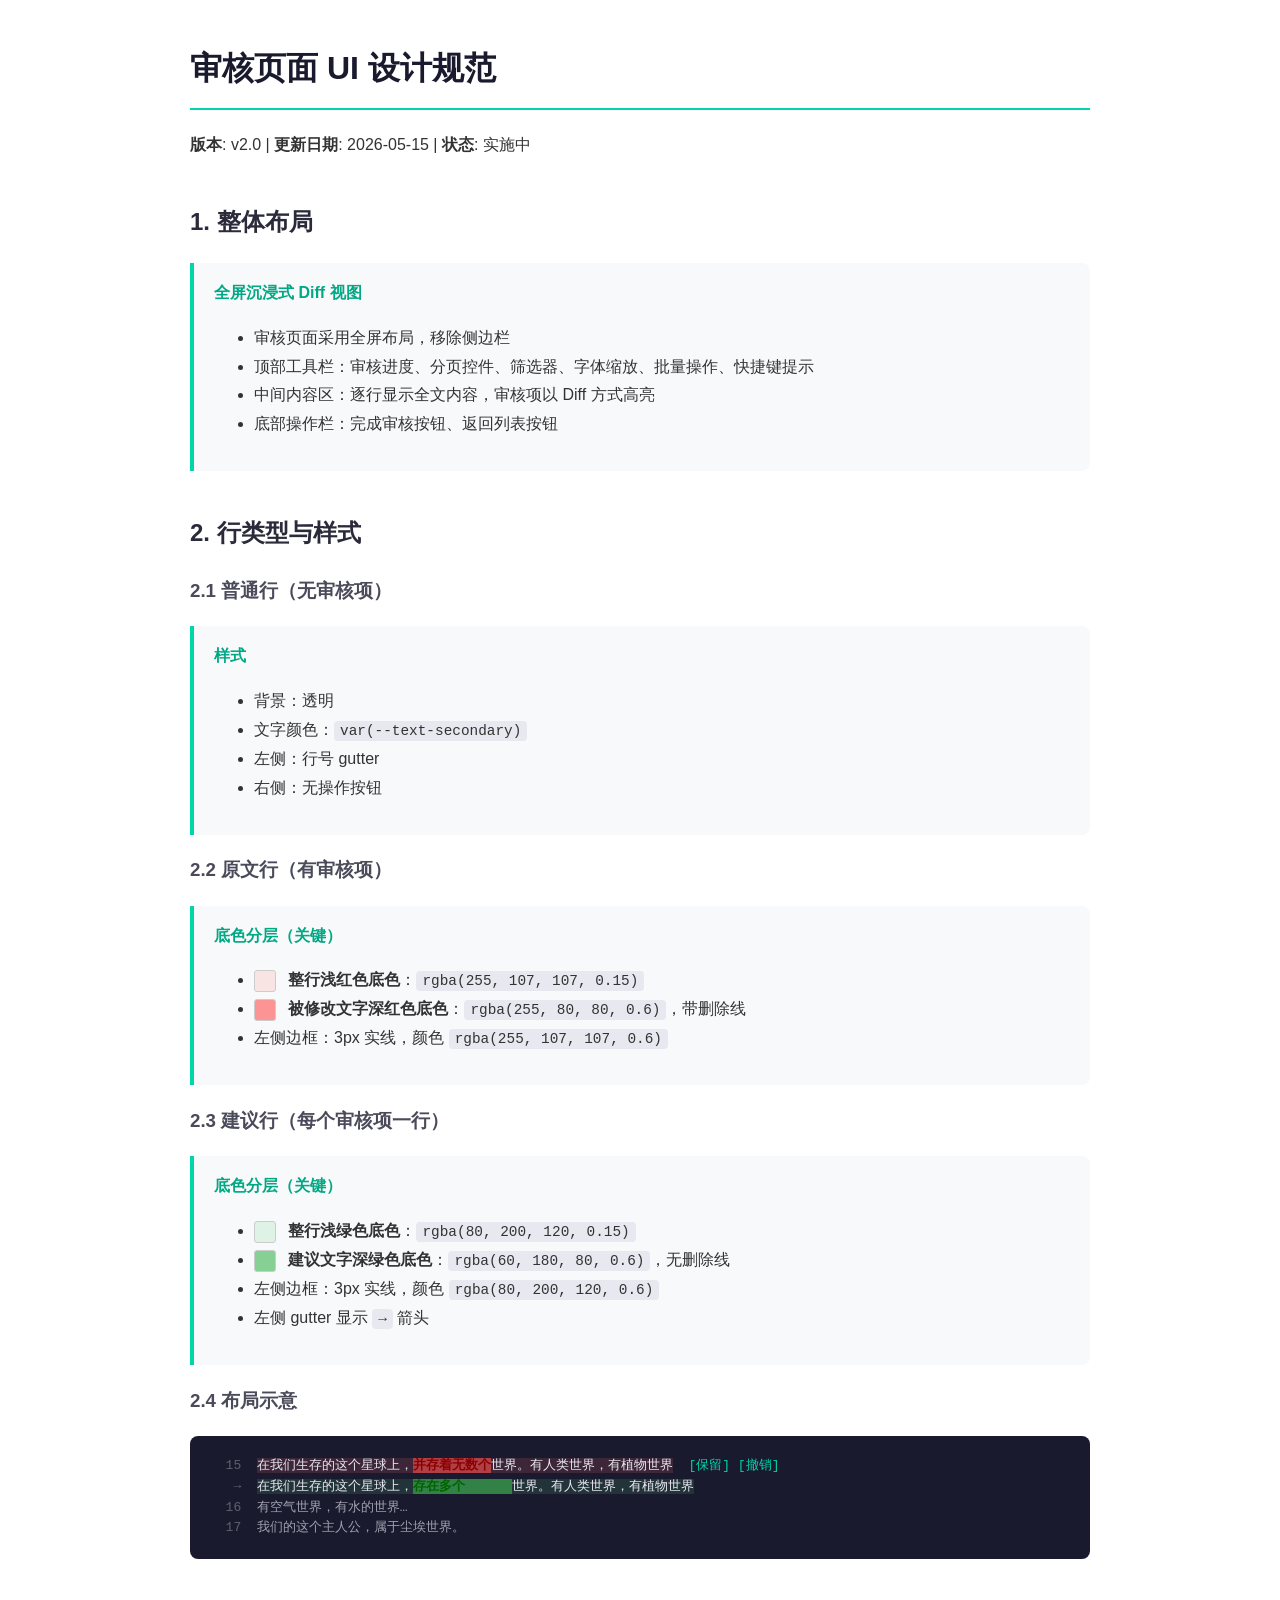
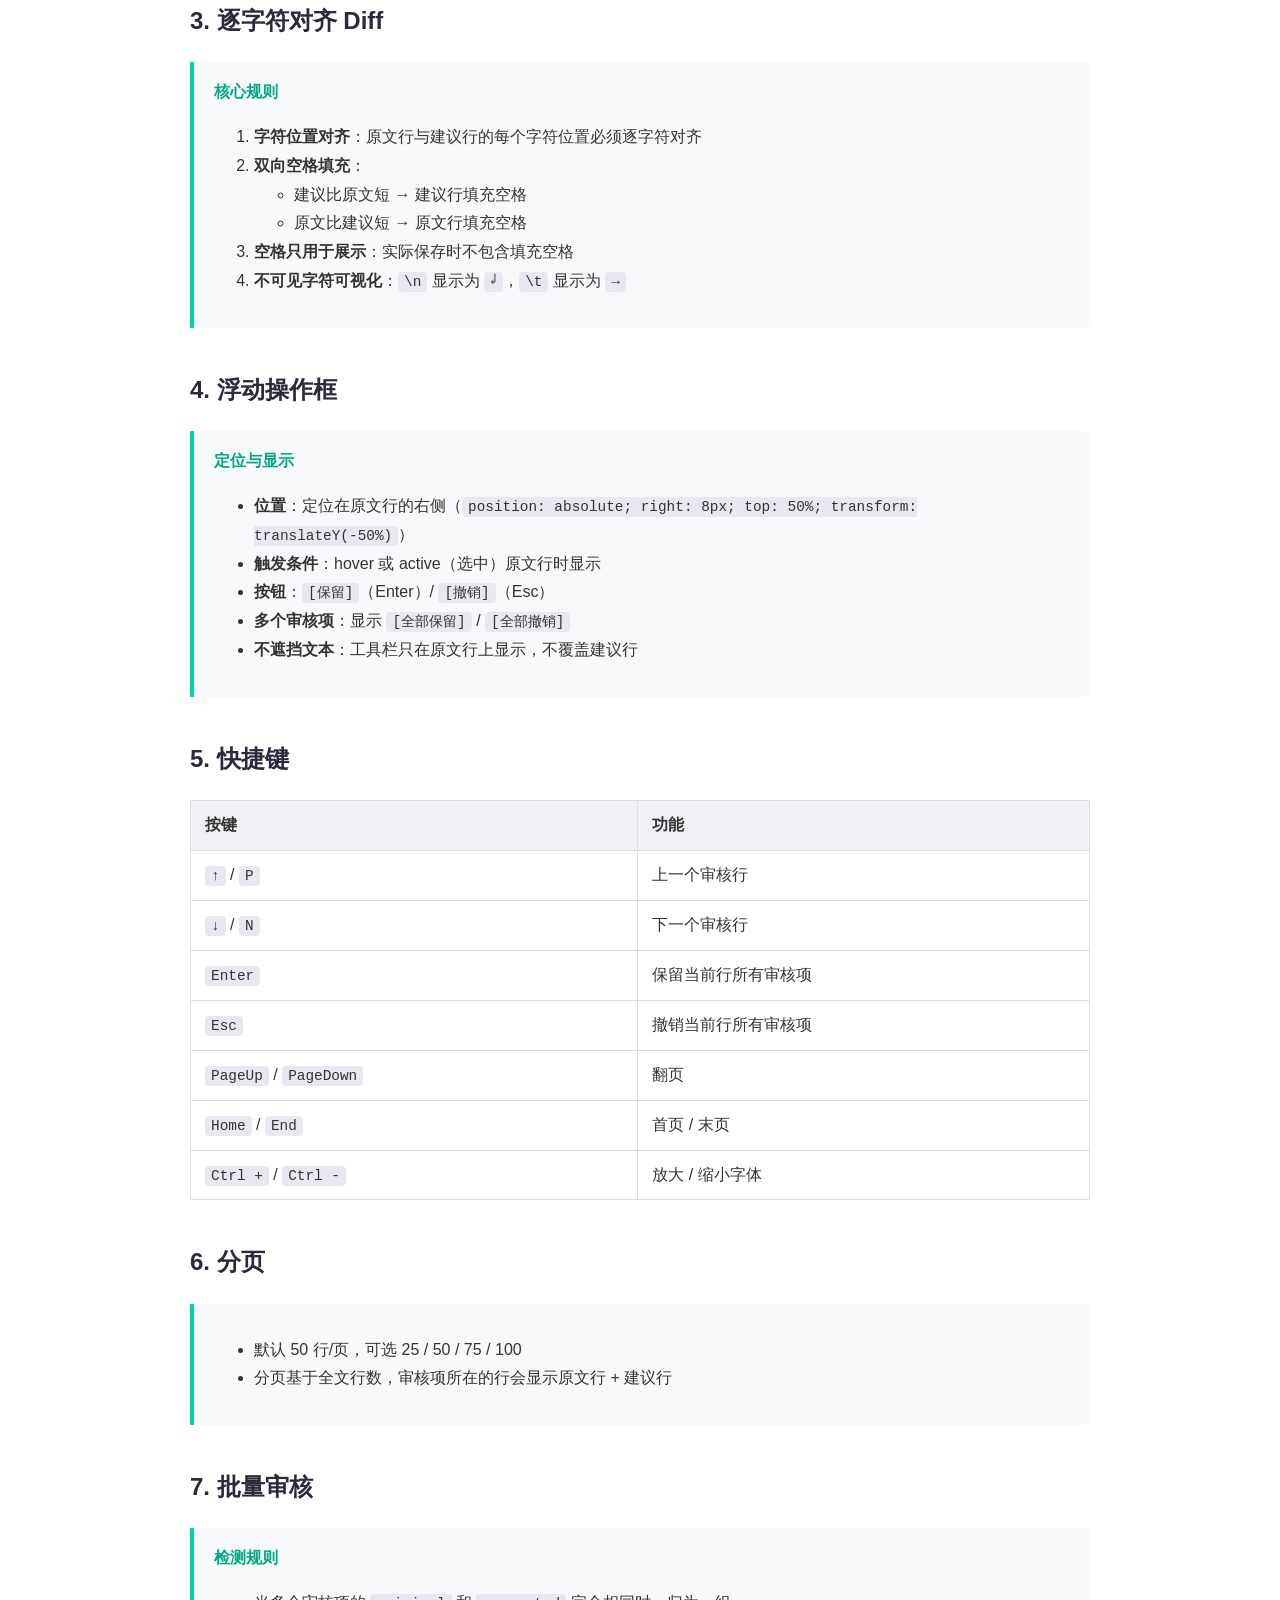
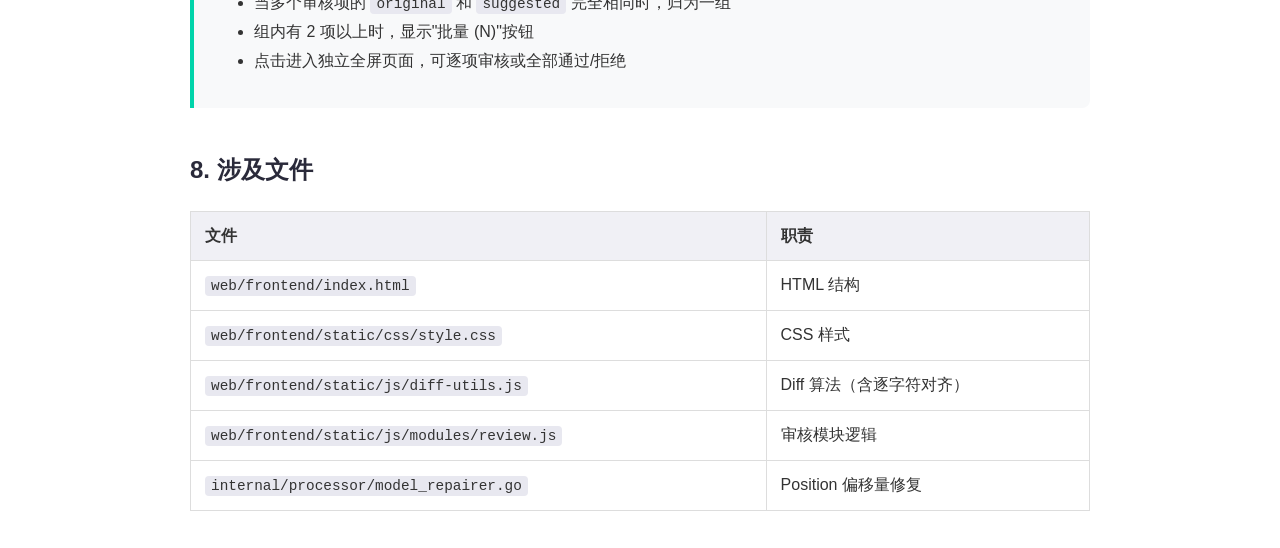
<file: docs/requirements/review-page-ui-design.html>
<!DOCTYPE html>
<html lang="zh-CN">
<head>
    <meta charset="UTF-8">
    <meta name="viewport" content="width=device-width, initial-scale=1.0">
    <title>审核页面 UI 设计规范 - VoidText</title>
    <style>
        body { font-family: -apple-system, "Noto Sans SC", sans-serif; max-width: 900px; margin: 40px auto; padding: 0 20px; line-height: 1.8; color: #333; }
        h1 { color: #1a1a2e; border-bottom: 2px solid #00d4aa; padding-bottom: 10px; }
        h2 { color: #2a2a3a; margin-top: 40px; }
        h3 { color: #4a4a5a; }
        .spec { background: #f8f9fa; border-left: 4px solid #00d4aa; padding: 16px 20px; margin: 16px 0; border-radius: 0 8px 8px 0; }
        .spec-title { font-weight: 600; color: #00a884; margin-bottom: 8px; }
        code { background: #e8e8f0; padding: 2px 6px; border-radius: 4px; font-family: "JetBrains Mono", monospace; font-size: 0.9em; }
        .color-demo { display: inline-block; width: 20px; height: 20px; vertical-align: middle; margin-right: 8px; border-radius: 3px; border: 1px solid #ccc; }
        table { border-collapse: collapse; width: 100%; margin: 16px 0; }
        th, td { border: 1px solid #ddd; padding: 10px 14px; text-align: left; }
        th { background: #f0f0f5; font-weight: 600; }
        .mock { font-family: "JetBrains Mono", monospace; background: #1a1a2e; color: #e8e8f0; padding: 20px; border-radius: 8px; white-space: pre; overflow-x: auto; font-size: 13px; line-height: 1.6; }
        .mock .line-num { color: #606070; }
        .mock .orig { background: rgba(255,107,107,0.15); }
        .mock .orig-del { background: rgba(255,80,80,0.6); color: #8b0000; font-weight: 600; }
        .mock .sugg { background: rgba(80,200,120,0.15); }
        .mock .sugg-ins { background: rgba(60,180,80,0.6); color: #006400; font-weight: 600; }
        .mock .normal { color: #a0a0b0; }
    </style>
</head>
<body>

<h1>审核页面 UI 设计规范</h1>
<p><strong>版本</strong>: v2.0 | <strong>更新日期</strong>: 2026-05-15 | <strong>状态</strong>: 实施中</p>

<h2>1. 整体布局</h2>

<div class="spec">
    <div class="spec-title">全屏沉浸式 Diff 视图</div>
    <ul>
        <li>审核页面采用全屏布局，移除侧边栏</li>
        <li>顶部工具栏：审核进度、分页控件、筛选器、字体缩放、批量操作、快捷键提示</li>
        <li>中间内容区：逐行显示全文内容，审核项以 Diff 方式高亮</li>
        <li>底部操作栏：完成审核按钮、返回列表按钮</li>
    </ul>
</div>

<h2>2. 行类型与样式</h2>

<h3>2.1 普通行（无审核项）</h3>
<div class="spec">
    <div class="spec-title">样式</div>
    <ul>
        <li>背景：透明</li>
        <li>文字颜色：<code>var(--text-secondary)</code></li>
        <li>左侧：行号 gutter</li>
        <li>右侧：无操作按钮</li>
    </ul>
</div>

<h3>2.2 原文行（有审核项）</h3>
<div class="spec">
    <div class="spec-title">底色分层（关键）</div>
    <ul>
        <li><span class="color-demo" style="background: rgba(255,107,107,0.15);"></span> <strong>整行浅红色底色</strong>：<code>rgba(255, 107, 107, 0.15)</code></li>
        <li><span class="color-demo" style="background: rgba(255,80,80,0.6);"></span> <strong>被修改文字深红色底色</strong>：<code>rgba(255, 80, 80, 0.6)</code>，带删除线</li>
        <li>左侧边框：3px 实线，颜色 <code>rgba(255, 107, 107, 0.6)</code></li>
    </ul>
</div>

<h3>2.3 建议行（每个审核项一行）</h3>
<div class="spec">
    <div class="spec-title">底色分层（关键）</div>
    <ul>
        <li><span class="color-demo" style="background: rgba(80,200,120,0.15);"></span> <strong>整行浅绿色底色</strong>：<code>rgba(80, 200, 120, 0.15)</code></li>
        <li><span class="color-demo" style="background: rgba(60,180,80,0.6);"></span> <strong>建议文字深绿色底色</strong>：<code>rgba(60, 180, 80, 0.6)</code>，无删除线</li>
        <li>左侧边框：3px 实线，颜色 <code>rgba(80, 200, 120, 0.6)</code></li>
        <li>左侧 gutter 显示 <code>→</code> 箭头</li>
    </ul>
</div>

<h3>2.4 布局示意</h3>
<div class="mock"><span class="line-num">  15  </span><span class="orig">在我们生存的这个星球上，<span class="orig-del">并存着无数个</span>世界。有人类世界，有植物世界</span>  <span style="color:#00d4aa">[保留] [撤销]</span>
<span class="line-num">   →  </span><span class="sugg">在我们生存的这个星球上，<span class="sugg-ins">存在多个      </span>世界。有人类世界，有植物世界</span>
<span class="line-num">  16  </span><span class="normal">有空气世界，有水的世界…</span>
<span class="line-num">  17  </span><span class="normal">我们的这个主人公，属于尘埃世界。</span></div>

<h2>3. 逐字符对齐 Diff</h2>

<div class="spec">
    <div class="spec-title">核心规则</div>
    <ol>
        <li><strong>字符位置对齐</strong>：原文行与建议行的每个字符位置必须逐字符对齐</li>
        <li><strong>双向空格填充</strong>：
            <ul>
                <li>建议比原文短 → 建议行填充空格</li>
                <li>原文比建议短 → 原文行填充空格</li>
            </ul>
        </li>
        <li><strong>空格只用于展示</strong>：实际保存时不包含填充空格</li>
        <li><strong>不可见字符可视化</strong>：<code>\n</code> 显示为 <code>↵</code>，<code>\t</code> 显示为 <code>→</code></li>
    </ol>
</div>

<h2>4. 浮动操作框</h2>

<div class="spec">
    <div class="spec-title">定位与显示</div>
    <ul>
        <li><strong>位置</strong>：定位在原文行的右侧（<code>position: absolute; right: 8px; top: 50%; transform: translateY(-50%)</code>）</li>
        <li><strong>触发条件</strong>：hover 或 active（选中）原文行时显示</li>
        <li><strong>按钮</strong>：<code>[保留]</code>（Enter）/ <code>[撤销]</code>（Esc）</li>
        <li><strong>多个审核项</strong>：显示 <code>[全部保留]</code> / <code>[全部撤销]</code></li>
        <li><strong>不遮挡文本</strong>：工具栏只在原文行上显示，不覆盖建议行</li>
    </ul>
</div>

<h2>5. 快捷键</h2>

<table>
    <thead>
        <tr><th>按键</th><th>功能</th></tr>
    </thead>
    <tbody>
        <tr><td><code>↑</code> / <code>P</code></td><td>上一个审核行</td></tr>
        <tr><td><code>↓</code> / <code>N</code></td><td>下一个审核行</td></tr>
        <tr><td><code>Enter</code></td><td>保留当前行所有审核项</td></tr>
        <tr><td><code>Esc</code></td><td>撤销当前行所有审核项</td></tr>
        <tr><td><code>PageUp</code> / <code>PageDown</code></td><td>翻页</td></tr>
        <tr><td><code>Home</code> / <code>End</code></td><td>首页 / 末页</td></tr>
        <tr><td><code>Ctrl +</code> / <code>Ctrl -</code></td><td>放大 / 缩小字体</td></tr>
    </tbody>
</table>

<h2>6. 分页</h2>

<div class="spec">
    <ul>
        <li>默认 50 行/页，可选 25 / 50 / 75 / 100</li>
        <li>分页基于全文行数，审核项所在的行会显示原文行 + 建议行</li>
    </ul>
</div>

<h2>7. 批量审核</h2>

<div class="spec">
    <div class="spec-title">检测规则</div>
    <ul>
        <li>当多个审核项的 <code>original</code> 和 <code>suggested</code> 完全相同时，归为一组</li>
        <li>组内有 2 项以上时，显示"批量 (N)"按钮</li>
        <li>点击进入独立全屏页面，可逐项审核或全部通过/拒绝</li>
    </ul>
</div>

<h2>8. 涉及文件</h2>

<table>
    <thead>
        <tr><th>文件</th><th>职责</th></tr>
    </thead>
    <tbody>
        <tr><td><code>web/frontend/index.html</code></td><td>HTML 结构</td></tr>
        <tr><td><code>web/frontend/static/css/style.css</code></td><td>CSS 样式</td></tr>
        <tr><td><code>web/frontend/static/js/diff-utils.js</code></td><td>Diff 算法（含逐字符对齐）</td></tr>
        <tr><td><code>web/frontend/static/js/modules/review.js</code></td><td>审核模块逻辑</td></tr>
        <tr><td><code>internal/processor/model_repairer.go</code></td><td>Position 偏移量修复</td></tr>
    </tbody>
</table>

</body>
</html>
</file>
